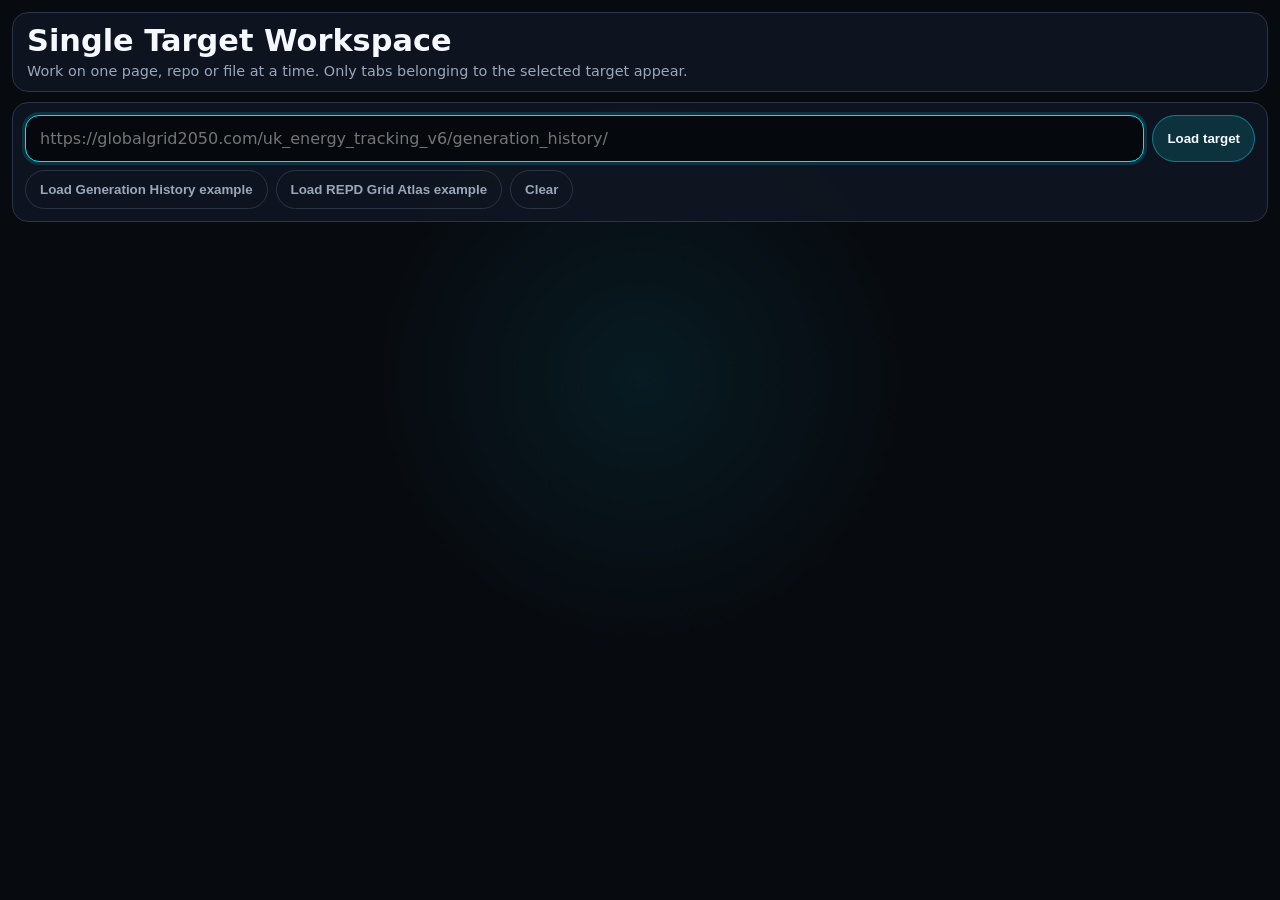
<file: live_sandbox/blank_canvas/index.html>
<!DOCTYPE html>
<html lang="en">
<head>
  <meta charset="utf-8" />
  <meta name="viewport" content="width=device-width, initial-scale=1, viewport-fit=cover" />
  <title>Single Target Workspace | GlobalGrid2050</title>
  <style>
    :root{--bg:#070a0f;--panel:#101722;--panel2:#121d2a;--line:#2b3444;--text:#f6f8ff;--muted:#9aa7ba;--cyan:#00e5ff;--cyan2:#67f8ff;--amber:#ffcc66;--red:#ff6666;--soft:rgba(0,229,255,.14)}
    *{box-sizing:border-box} html,body{margin:0;width:100%;min-height:100%;background:var(--bg);color:var(--text);font-family:Inter,ui-sans-serif,system-ui,-apple-system,BlinkMacSystemFont,"Segoe UI",sans-serif;overflow:hidden}
    main{width:100vw;height:100vh;height:100dvh;display:grid;grid-template-rows:auto auto 1fr;gap:10px;padding:12px;background:radial-gradient(circle at 50% 42%,rgba(0,229,255,.08),transparent 34%),var(--bg)}
    header{border:1px solid var(--line);border-radius:16px;background:rgba(16,23,34,.86);padding:12px 14px} h1{margin:0;font-size:clamp(1.2rem,3vw,1.9rem);line-height:1.05}.hint{margin:6px 0 0;color:var(--muted);font-size:.9rem}.composer{border:1px solid var(--line);border-radius:16px;background:rgba(16,23,34,.86);padding:12px}.row{display:flex;gap:8px}.row input{flex:1;min-width:0;border:1px solid var(--line);border-radius:14px;background:#05080d;color:var(--text);font:inherit;padding:13px 14px;outline:none}.row input:focus{border-color:var(--cyan);box-shadow:0 0 0 3px var(--soft)}button,a.button{border:1px solid rgba(0,229,255,.42);border-radius:999px;background:var(--soft);color:var(--text);font-weight:850;text-decoration:none;padding:11px 14px;cursor:pointer;white-space:nowrap}button:hover,a.button:hover{border-color:var(--cyan2)}button.ghost{background:transparent;color:var(--muted);border-color:var(--line)}
    .workspace{min-height:0;overflow:auto;border:1px solid var(--line);border-radius:18px;background:rgba(7,10,15,.78);padding:14px;display:none}.workspace.show{display:block}.target-card{border:1px solid rgba(0,229,255,.55);border-radius:18px;background:linear-gradient(135deg,rgba(0,229,255,.16),rgba(16,23,34,.94));padding:14px;margin-bottom:12px}.label{margin:0 0 5px;color:var(--cyan2);font-size:.72rem;font-weight:950;letter-spacing:.12em;text-transform:uppercase}.title{margin:0 0 7px;font-size:clamp(1.2rem,3vw,1.9rem);font-weight:950}.url{margin:0;color:var(--muted);font-size:.86rem;overflow:hidden;text-overflow:ellipsis;white-space:nowrap}.tabbar{display:flex;gap:8px;overflow-x:auto;padding-bottom:8px}.tabbar button{font-size:.88rem;color:var(--muted);background:rgba(18,29,42,.92);border-color:var(--line)}.tabbar button.active{color:#fff;border-color:var(--cyan);background:rgba(0,229,255,.16)}.panel{border:1px solid var(--line);border-radius:18px;background:rgba(16,23,34,.86);padding:14px;min-height:260px}.grid{display:grid;grid-template-columns:repeat(auto-fit,minmax(230px,1fr));gap:10px}.box{border:1px solid rgba(0,229,255,.24);border-radius:14px;background:rgba(0,229,255,.06);padding:12px}.box h3{margin:0 0 8px;font-size:.88rem;color:var(--cyan2);text-transform:uppercase;letter-spacing:.08em}.box p{margin:0 0 8px;color:var(--muted);line-height:1.35}.box strong{color:#fff}.actions{display:flex;flex-wrap:wrap;gap:8px;margin-top:10px}.warn{color:var(--amber)}.empty{color:var(--muted)}.size-pill{display:inline-block;border:1px solid rgba(255,204,102,.45);border-radius:999px;color:var(--amber);padding:3px 8px;font-size:.75rem;font-weight:850}.topline{display:flex;justify-content:space-between;gap:12px;align-items:center}.clearline{display:flex;gap:8px;flex-wrap:wrap;margin-top:8px}.small{font-size:.78rem;color:var(--muted)}
    @media(max-width:700px){main{padding:8px}.row{flex-direction:column}button,a.button{width:100%;text-align:center}.topline{display:block}.clearline button{width:auto}.panel{min-height:220px}}
  </style>
</head>
<body>
  <main>
    <header>
      <h1>Single Target Workspace</h1>
      <p class="hint">Work on one page, repo or file at a time. Only tabs belonging to the selected target appear.</p>
    </header>

    <section class="composer">
      <form class="row" id="linkForm">
        <input id="linkInput" type="url" inputmode="url" placeholder="https://globalgrid2050.com/uk_energy_tracking_v6/generation_history/" autocomplete="off" />
        <button type="submit">Load target</button>
      </form>
      <div class="clearline"><button class="ghost" id="sampleGeneration" type="button">Load Generation History example</button><button class="ghost" id="sampleRepd" type="button">Load REPD Grid Atlas example</button><button class="ghost" id="clearLink" type="button">Clear</button></div>
    </section>

    <section class="workspace" id="workspace" aria-label="Selected target workspace">
      <article class="target-card">
        <p class="label">Selected target only</p>
        <div class="topline"><div><p class="title" id="targetTitle"></p><p class="url" id="targetUrl"></p></div><div class="actions"><a class="button" id="openTarget" href="#" target="_blank" rel="noopener">Open target</a></div></div>
      </article>
      <nav class="tabbar" id="tabbar" aria-label="Target-specific tabs"></nav>
      <section class="panel" id="panel"></section>
    </section>
  </main>

  <script>
    const form=document.getElementById('linkForm');
    const input=document.getElementById('linkInput');
    const workspace=document.getElementById('workspace');
    const targetTitle=document.getElementById('targetTitle');
    const targetUrl=document.getElementById('targetUrl');
    const openTarget=document.getElementById('openTarget');
    const tabbar=document.getElementById('tabbar');
    const panel=document.getElementById('panel');
    const key='gg2050-single-target-workspace';

    const KNOWN=[
      {
        id:'generation-history',
        match:'/uk_energy_tracking_v6/generation_history',
        title:'UK Energy Tracking V6 · Generation History',
        kind:'Legacy app page / port target',
        oldPage:'https://globalgrid2050.com/uk_energy_tracking_v6/generation_history/',
        sourceRepo:{label:'globalgrid2050 legacy source archive',url:'https://github.com/Ventusltd/globalgrid2050'},
        newBuild:{label:'gb-electricity-ui new build target',url:'https://github.com/Ventusltd/gb-electricity-ui'},
        data:[
          {label:'data-gb-electricity',url:'https://github.com/Ventusltd/data-gb-electricity',size:'not measured yet',note:'expected primary data dependency for GB electricity charts'},
          {label:'Elexon / historical generation source files',url:'https://bmrs.elexon.co.uk/',size:'not measured yet',note:'upstream source family, exact extracted footprint still needs scanner'}
        ],
        checklist:['Find old page source files','Identify current JSON/CSV data files','Measure data dependency size','Map old chart fields to new UI component','Build new equivalent beside old page','Retire old tab only after visual parity']
      },
      {
        id:'repd-grid-atlas-v8',
        match:'/repd_grid_atlasv8',
        title:'REPD Grid Atlas v8',
        kind:'Priority app page / incomplete port',
        oldPage:'https://globalgrid2050.com/repd_grid_atlasv8/',
        sourceRepo:{label:'globalgrid2050 legacy source archive',url:'https://github.com/Ventusltd/globalgrid2050'},
        newBuild:{label:'new UI repo target to confirm',url:'https://github.com/Ventusltd/data-federation-map-for-globalgrid2050-all-repos'},
        data:[
          {label:'REPD / GIS source data',url:'https://www.gov.uk/government/publications/renewable-energy-planning-database-monthly-extract',size:'not measured yet',note:'old atlas data dependency to be measured and normalised'},
          {label:'map / topology assets',url:'https://globalgrid2050.com/repd_grid_atlasv8/',size:'not measured yet',note:'old page assets need inventory'}
        ],
        checklist:['Open old atlas','Find source page files','Measure GIS/data asset size','Choose new UI home','Port minimum visual equivalent','Add analytics after parity']
      }
    ];

    function escapeHtml(v){return String(v||'').replace(/[&<>"']/g,c=>({'&':'&amp;','<':'&lt;','>':'&gt;','"':'&quot;',"'":'&#39;'}[c]));}
    function detect(url){return KNOWN.find(x=>url.includes(x.match)) || null;}
    function fallback(url){let title=url;try{const u=new URL(url);title=(u.hostname+u.pathname).replace(/\/$/,'');}catch(e){}return {id:'custom',title,kind:'Custom selected target',oldPage:url,sourceRepo:null,newBuild:null,data:[],checklist:['Identify owning repo','Identify data dependencies','Measure dependency size','Choose new build location','Port only this target']};}
    function link(label,url){return url?`<a class="button" href="${escapeHtml(url)}" target="_blank" rel="noopener">${escapeHtml(label)}</a>`:'';}

    function tabsFor(target){
      const tabs=[
        {id:'target',label:'Target',html:targetPanel(target)},
        {id:'old',label:'Old page',html:oldPanel(target)},
        {id:'owner',label:'Belongs to',html:ownerPanel(target)},
        {id:'data',label:'Data deps',html:dataPanel(target)},
        {id:'new',label:'New build',html:newPanel(target)},
        {id:'port',label:'Port checklist',html:portPanel(target)}
      ];
      return tabs.filter(t=>t.html);
    }
    function targetPanel(t){return `<div class="grid"><div class="box"><h3>What this is</h3><p><strong>${escapeHtml(t.title)}</strong></p><p>${escapeHtml(t.kind)}</p></div><div class="box"><h3>Rule</h3><p>Only this selected target and its direct dependencies are shown. Nothing else appears unless it belongs to this target.</p></div></div>`;}
    function oldPanel(t){return `<div class="grid"><div class="box"><h3>Old live page</h3><p>${escapeHtml(t.oldPage)}</p><div class="actions">${link('Open old page',t.oldPage)}</div></div></div>`;}
    function ownerPanel(t){if(!t.sourceRepo)return `<div class="box"><h3>Owning repo</h3><p class="empty">Not assigned yet. This is the next classification step.</p></div>`;return `<div class="grid"><div class="box"><h3>Owning / source repo</h3><p><strong>${escapeHtml(t.sourceRepo.label)}</strong></p><p>This is where the old target appears to belong until scanner evidence says otherwise.</p><div class="actions">${link('Open repo',t.sourceRepo.url)}</div></div></div>`;}
    function dataPanel(t){if(!t.data.length)return `<div class="box"><h3>Data dependencies</h3><p class="empty">No dependencies declared yet. Add them only when this target needs them.</p><span class="size-pill">size unknown</span></div>`;return `<div class="grid">${t.data.map(d=>`<div class="box"><h3>${escapeHtml(d.label)}</h3><p>${escapeHtml(d.note)}</p><p><span class="size-pill">${escapeHtml(d.size)}</span></p><div class="actions">${link('Open dependency',d.url)}</div></div>`).join('')}</div>`;}
    function newPanel(t){if(!t.newBuild)return `<div class="box"><h3>New build</h3><p class="empty">No new build target assigned yet.</p></div>`;return `<div class="grid"><div class="box"><h3>New build location</h3><p><strong>${escapeHtml(t.newBuild.label)}</strong></p><p>Build the replacement beside the old page until it reaches visual and data parity.</p><div class="actions">${link('Open new build target',t.newBuild.url)}</div></div><div class="box"><h3>Porting principle</h3><p>Old page on the left. New build on the right. Only move on when the selected target is understandable and working.</p></div></div>`;}
    function portPanel(t){return `<div class="grid"><div class="box"><h3>Steps for this target only</h3>${t.checklist.map(x=>`<p>□ ${escapeHtml(x)}</p>`).join('')}</div></div>`;}

    function render(url){
      if(!url){workspace.classList.remove('show');return;}
      const target=detect(url)||fallback(url);
      targetTitle.textContent=target.title;
      targetUrl.textContent=url;
      openTarget.href=url;
      workspace.classList.add('show');
      const tabs=tabsFor(target);
      tabbar.innerHTML=tabs.map((t,i)=>`<button type="button" data-tab="${t.id}" class="${i===0?'active':''}">${escapeHtml(t.label)}</button>`).join('');
      function activate(id){const tab=tabs.find(x=>x.id===id)||tabs[0];panel.innerHTML=tab.html;tabbar.querySelectorAll('button').forEach(b=>b.classList.toggle('active',b.dataset.tab===tab.id));}
      tabbar.querySelectorAll('button').forEach(b=>b.onclick=()=>activate(b.dataset.tab));
      activate(tabs[0].id);
    }

    function load(value){const url=value.trim();if(!url)return;localStorage.setItem(key,url);input.value=url;render(url);}
    form.addEventListener('submit',e=>{e.preventDefault();load(input.value);});
    document.getElementById('clearLink').onclick=()=>{localStorage.removeItem(key);input.value='';render('');input.focus();};
    document.getElementById('sampleGeneration').onclick=()=>load('https://globalgrid2050.com/uk_energy_tracking_v6/generation_history/');
    document.getElementById('sampleRepd').onclick=()=>load('https://globalgrid2050.com/repd_grid_atlasv8/');
    const saved=localStorage.getItem(key)||'';input.value=saved;render(saved);input.focus();
  </script>
</body>
</html>
</file>
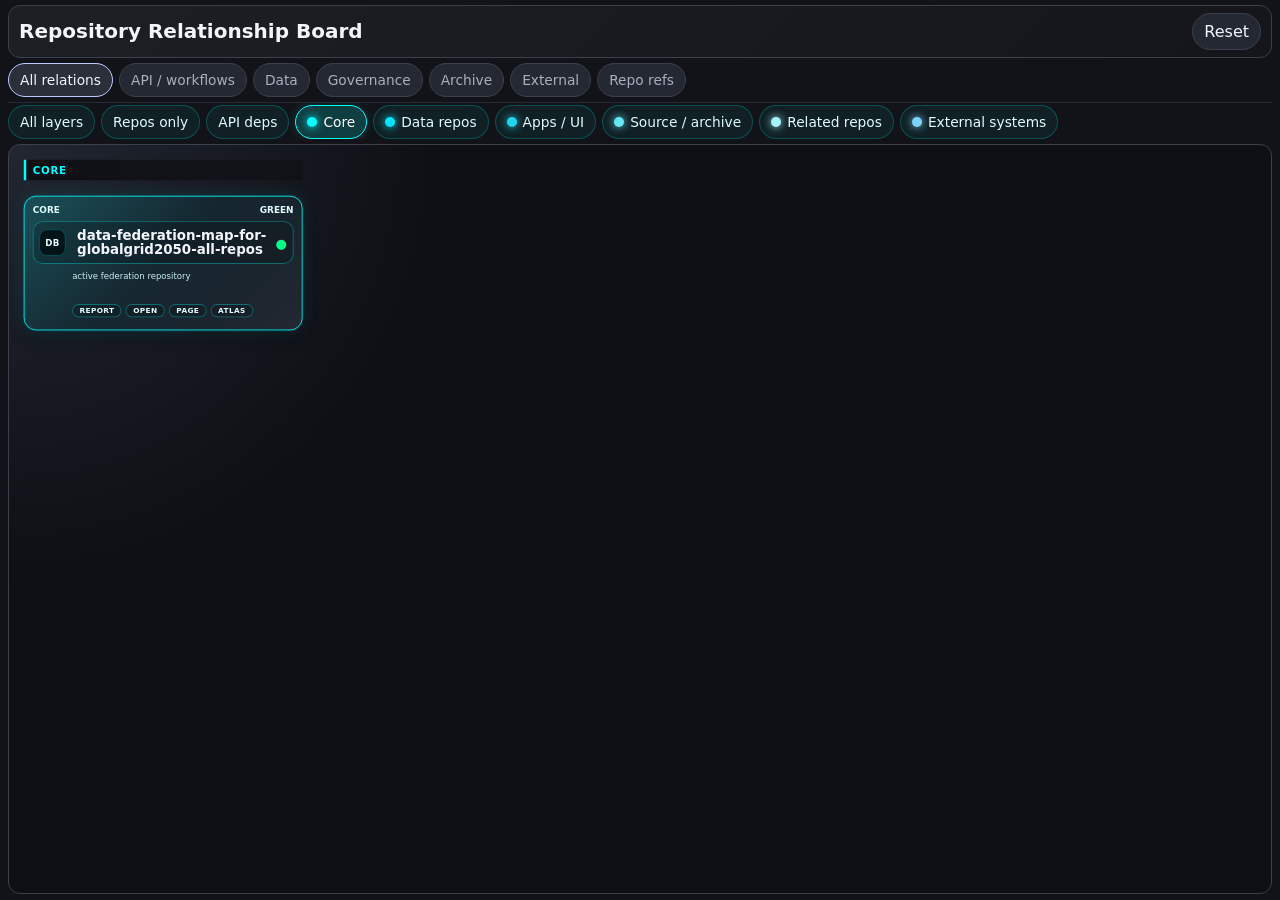
<file: live_sandbox/federation_control_ledger/index.html>
<!DOCTYPE html>
<html lang="en">
<head>
  <meta charset="utf-8" />
  <meta name="viewport" content="width=device-width, initial-scale=1, viewport-fit=cover" />
  <title>Ventus Global Grid 2050 | Repository Relationship Board</title>
  <link rel="stylesheet" href="style.css?v=relation-board-4" />
  <script>window.REPO_BOARD_ROOT = 'data/manifest.json';</script>
  <script src="app.js?v=relation-board-4" defer></script>
  <script src="focus-default.js?v=quiet-1" defer></script>
</head>
<body>
  <main class="app-shell">
    <header class="topbar">
      <div>
        <p class="eyebrow">Ventus Global Grid 2050</p>
        <h1>Repository Relationship Board</h1>
      </div>
      <div class="actions">
        <button id="resetButton" type="button">Reset</button>
        <button id="fullscreenButton" type="button">Fullscreen</button>
      </div>
    </header>

    <nav class="relation-nav" aria-label="Relationship filters">
      <button data-filter="all" type="button">All relations</button>
      <button data-filter="workflow" type="button">API / workflows</button>
      <button data-filter="data" type="button">Data</button>
      <button data-filter="governance" type="button">Governance</button>
      <button data-filter="archive" type="button">Archive</button>
      <button data-filter="external" type="button">External</button>
      <button data-filter="repo" type="button">Repo refs</button>
    </nav>

    <nav id="layerNav" class="layer-nav" aria-label="Repository layer key and switches"></nav>

    <section class="summary" aria-live="polite">
      <div><span class="label">Scope</span><strong id="scopeName">Loading</strong></div>
      <div><span class="label">Repos / relations</span><strong id="relationCount">—</strong></div>
    </section>

    <section class="board-wrap" aria-label="Repository relationship board">
      <div id="board" class="board"></div>
    </section>

    <footer class="note">Relational database design view. One card per repository or source. Lines show declared relationships. Observe-only.</footer>
  </main>
</body>
</html>
</file>
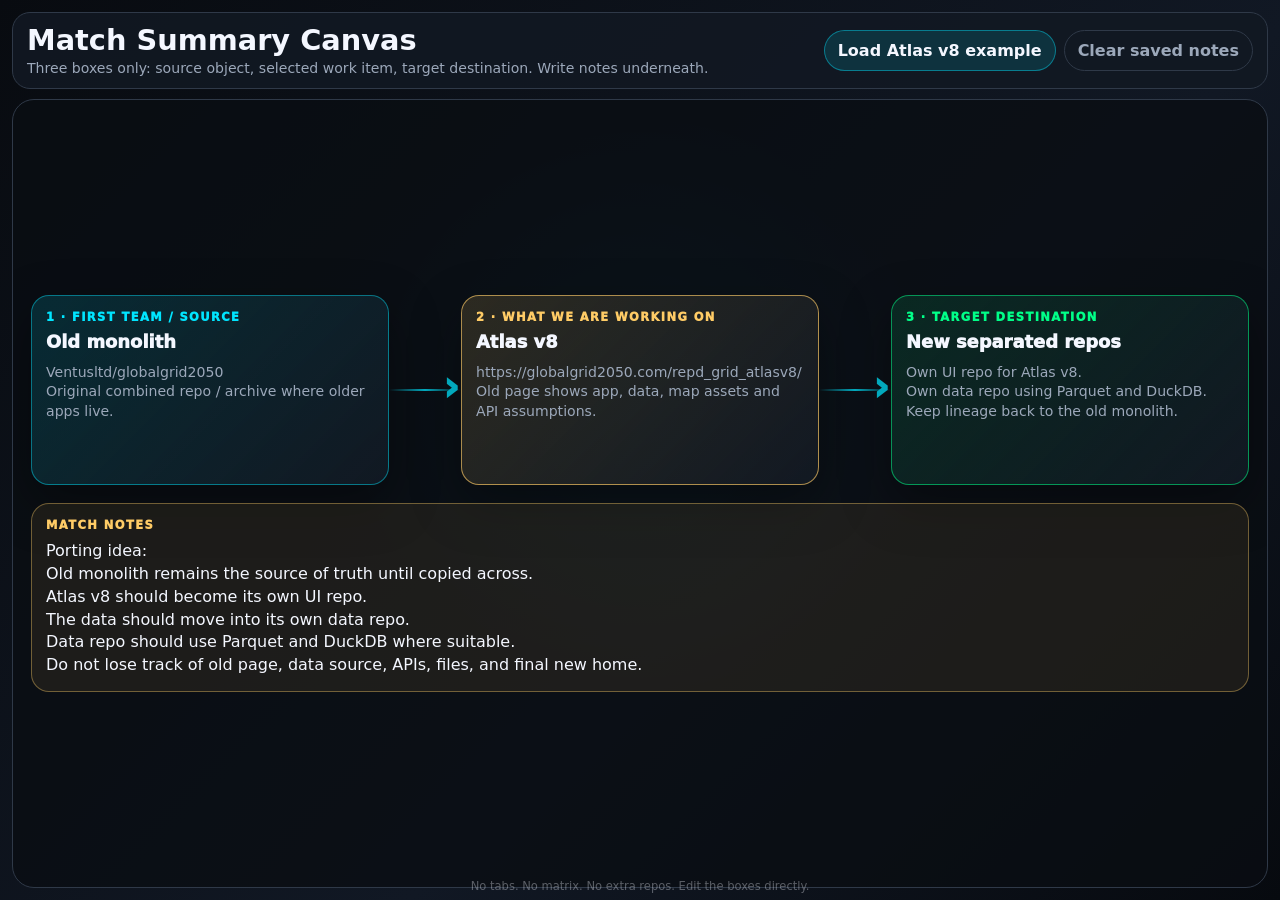
<file: live_sandbox/football_one_card/index.html>
<!DOCTYPE html>
<html lang="en">
<head>
  <meta charset="utf-8" />
  <meta name="viewport" content="width=device-width, initial-scale=1, viewport-fit=cover" />
  <title>Match Summary Canvas | GlobalGrid2050</title>
  <style>
    :root{--bg:#090d12;--panel:#121923;--line:#2f3948;--text:#f4f7ff;--muted:#9ca8ba;--cyan:#00e5ff;--gold:#ffcc66;--green:#00ff88;--red:#ff6666}
    *{box-sizing:border-box}
    html,body{margin:0;width:100%;height:100%;background:var(--bg);color:var(--text);font-family:Inter,ui-sans-serif,system-ui,-apple-system,BlinkMacSystemFont,"Segoe UI",sans-serif;overflow:hidden}
    body{background:radial-gradient(circle at 50% 45%,rgba(0,229,255,.10),transparent 36%),linear-gradient(135deg,#080b10,#111824 60%,#070a0f)}
    main{width:100vw;height:100vh;height:100dvh;display:grid;grid-template-rows:auto 1fr;gap:10px;padding:12px}
    header{border:1px solid var(--line);border-radius:18px;background:rgba(18,25,35,.88);padding:12px 14px;display:flex;gap:12px;align-items:center;justify-content:space-between}
    h1{margin:0;font-size:clamp(1.2rem,3vw,1.8rem);line-height:1.05}.hint{margin:5px 0 0;color:var(--muted);font-size:.88rem}.buttons{display:flex;gap:8px;flex-wrap:wrap}button{border:1px solid rgba(0,229,255,.42);border-radius:999px;background:rgba(0,229,255,.13);color:var(--text);font:inherit;font-weight:850;padding:10px 13px;cursor:pointer}button:hover{border-color:var(--cyan)}.ghost{background:transparent;color:var(--muted);border-color:var(--line)}
    .pitch{min-height:0;overflow:auto;border:1px solid var(--line);border-radius:22px;background:rgba(9,13,18,.78);padding:18px;display:grid;align-content:center;gap:18px}
    .path{display:grid;grid-template-columns:minmax(220px,1fr) 72px minmax(220px,1fr) 72px minmax(220px,1fr);align-items:stretch;gap:0;max-width:1280px;width:100%;margin:0 auto}
    .box{border:1px solid rgba(0,229,255,.44);border-radius:18px;background:linear-gradient(135deg,rgba(0,229,255,.14),rgba(18,25,35,.96));box-shadow:0 18px 50px rgba(0,0,0,.35);padding:14px;min-height:190px}.box.work{border-color:rgba(255,204,102,.64);background:linear-gradient(135deg,rgba(255,204,102,.14),rgba(18,25,35,.96))}.box.target{border-color:rgba(0,255,136,.52);background:linear-gradient(135deg,rgba(0,255,136,.11),rgba(18,25,35,.96))}
    .label{margin:0 0 8px;color:var(--cyan);font-size:.72rem;font-weight:950;letter-spacing:.12em;text-transform:uppercase}.work .label{color:var(--gold)}.target .label{color:var(--green)}
    [contenteditable]{outline:none;border-radius:10px}.name{margin:0 0 10px;font-size:1.12rem;font-weight:950;line-height:1.14}.detail{margin:0;color:var(--muted);font-size:.88rem;line-height:1.38;white-space:pre-wrap}.name:focus,.detail:focus,.notes:focus{box-shadow:0 0 0 3px rgba(0,229,255,.12)}
    .arrow{display:grid;place-items:center;color:var(--cyan);font-size:2rem;font-weight:950;opacity:.72}.arrow span{display:block;width:100%;height:2px;background:linear-gradient(90deg,transparent,var(--cyan),transparent);position:relative}.arrow span:after{content:'›';position:absolute;right:2px;top:50%;transform:translateY(-57%);font-size:2.4rem;color:var(--cyan)}
    .notes-wrap{max-width:1280px;width:100%;margin:0 auto;border:1px solid rgba(255,204,102,.38);border-radius:18px;background:rgba(255,204,102,.08);padding:14px}.notes-label{margin:0 0 8px;color:var(--gold);font-size:.72rem;font-weight:950;letter-spacing:.12em;text-transform:uppercase}.notes{min-height:110px;color:var(--text);line-height:1.42;white-space:pre-wrap}.footer{position:fixed;left:12px;right:12px;bottom:7px;text-align:center;color:rgba(244,247,255,.34);font-size:.72rem;pointer-events:none}
    @media(max-width:980px){main{overflow:auto;height:auto;min-height:100dvh}.path{grid-template-columns:1fr;gap:10px}.arrow{height:36px}.arrow span{width:2px;height:100%;background:linear-gradient(180deg,transparent,var(--cyan),transparent)}.arrow span:after{content:'⌄';right:auto;left:50%;top:auto;bottom:-20px;transform:translateX(-50%);font-size:2rem}html,body{overflow:auto}header{display:block}.buttons{margin-top:10px}.footer{position:static;margin:0 0 10px}}
  </style>
</head>
<body>
  <main>
    <header>
      <div><h1>Match Summary Canvas</h1><p class="hint">Three boxes only: source object, selected work item, target destination. Write notes underneath.</p></div>
      <div class="buttons"><button id="atlasButton" type="button">Load Atlas v8 example</button><button class="ghost" id="clearButton" type="button">Clear saved notes</button></div>
    </header>

    <section class="pitch" aria-label="Match summary path">
      <div class="path">
        <article class="box source">
          <p class="label">1 · First team / source</p>
          <p class="name" id="sourceName" contenteditable="true">Old monolith</p>
          <p class="detail" id="sourceDetail" contenteditable="true">Ventusltd/globalgrid2050
Original combined repo / archive where older apps live.</p>
        </article>
        <div class="arrow" aria-hidden="true"><span></span></div>
        <article class="box work">
          <p class="label">2 · What we are working on</p>
          <p class="name" id="workName" contenteditable="true">Atlas v8</p>
          <p class="detail" id="workDetail" contenteditable="true">https://globalgrid2050.com/repd_grid_atlasv8/
Old page shows app, data, map assets and API assumptions.</p>
        </article>
        <div class="arrow" aria-hidden="true"><span></span></div>
        <article class="box target">
          <p class="label">3 · Target destination</p>
          <p class="name" id="targetName" contenteditable="true">New separated repos</p>
          <p class="detail" id="targetDetail" contenteditable="true">Own UI repo for Atlas v8.
Own data repo using Parquet and DuckDB.
Keep lineage back to the old monolith.</p>
        </article>
      </div>
      <section class="notes-wrap">
        <p class="notes-label">Match notes</p>
        <div class="notes" id="notes" contenteditable="true">Porting idea:
Old monolith remains the source of truth until copied across.
Atlas v8 should become its own UI repo.
The data should move into its own data repo.
Data repo should use Parquet and DuckDB where suitable.
Do not lose track of old page, data source, APIs, files, and final new home.</div>
      </section>
    </section>
  </main>
  <div class="footer">No tabs. No matrix. No extra repos. Edit the boxes directly.</div>
  <script>
    const ids=['sourceName','sourceDetail','workName','workDetail','targetName','targetDetail','notes'];
    const key='gg2050-match-summary-canvas-v1';
    const atlas={sourceName:'Old monolith',sourceDetail:'Ventusltd/globalgrid2050\nOriginal combined repo / archive where older apps live.',workName:'Atlas v8',workDetail:'https://globalgrid2050.com/repd_grid_atlasv8/\nOld page shows app, data, map assets and API assumptions.',targetName:'New separated repos',targetDetail:'Own UI repo for Atlas v8.\nOwn data repo using Parquet and DuckDB.\nKeep lineage back to the old monolith.',notes:'Porting idea:\nOld monolith remains the source of truth until copied across.\nAtlas v8 should become its own UI repo.\nThe data should move into its own data repo.\nData repo should use Parquet and DuckDB where suitable.\nDo not lose track of old page, data source, APIs, files, and final new home.'};
    function save(){const data={};ids.forEach(id=>data[id]=document.getElementById(id).innerText);localStorage.setItem(key,JSON.stringify(data));}
    function load(data){ids.forEach(id=>{if(data[id]!==undefined)document.getElementById(id).innerText=data[id];});save();}
    ids.forEach(id=>document.getElementById(id).addEventListener('input',save));
    document.getElementById('atlasButton').onclick=()=>load(atlas);
    document.getElementById('clearButton').onclick=()=>{localStorage.removeItem(key);load({sourceName:'Source object',sourceDetail:'Repo / file / old page / object starts here.',workName:'Selected work item',workDetail:'The thing we are working on goes here.',targetName:'Target destination',targetDetail:'New repo / new page / new data home goes here.',notes:'Write match notes here.'});};
    try{const saved=JSON.parse(localStorage.getItem(key)||'null'); if(saved) load(saved); else load(atlas);}catch(e){load(atlas);}
  </script>
</body>
</html>
</file>
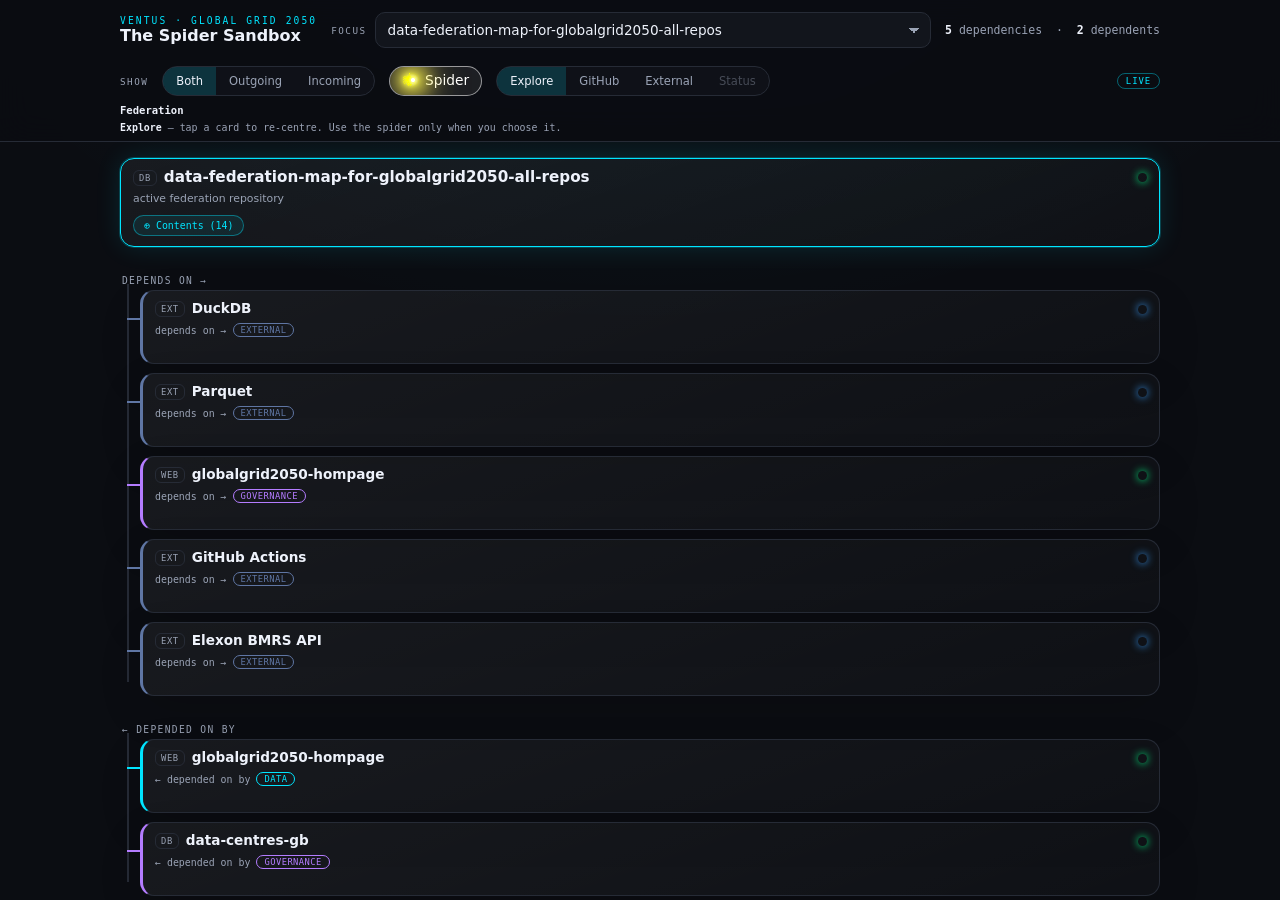
<file: dashboard/federation_radial.html>
<!DOCTYPE html>
<html lang="en">
<head>
<meta charset="utf-8" />
<meta name="viewport" content="width=device-width, initial-scale=1, viewport-fit=cover" />
<title>Ventus Global Grid 2050 · The Spider Sandbox</title>
<style>
  :root{
    --bg:#0b0d12;--panel:#12151c;--panel2:#151923;--line:#262b36;--text:#eef2fb;--muted:#9aa3b5;--cyan:#00e5ff;
    --e-data:#00e5ff;--e-governance:#b47cff;--e-archive:#7da0c8;--e-external:#5f76a4;--e-repo:#b8ccff;--e-workflow:#00ffff;
    --safe-x:clamp(12px,2.3vw,28px);--shell:1040px;--card:220px;--gap:14px;
  }
  *{box-sizing:border-box}
  html,body{margin:0;min-height:100%}
  body{background:radial-gradient(1200px 700px at 50% -10%,rgba(0,229,255,.06),transparent 60%),var(--bg);color:var(--text);font-family:Inter,ui-sans-serif,system-ui,-apple-system,"Segoe UI",sans-serif;height:100dvh;overflow:hidden;display:flex;flex-direction:column}
  button,select{font:inherit}
  .top{border-bottom:1px solid var(--line);background:rgba(11,13,18,.92);backdrop-filter:blur(16px)}
  .bar,.controls,.crumbs,.hint{width:min(var(--shell),calc(100vw - var(--safe-x)*2));margin:0 auto}
  .bar{display:flex;align-items:center;gap:10px 14px;flex-wrap:wrap;padding:max(env(safe-area-inset-top),12px) 0 10px}
  .brand{display:flex;flex-direction:column;line-height:1.05;min-width:190px}
  .brand .ey{font-family:ui-monospace,SFMono-Regular,Menlo,monospace;font-size:.6rem;letter-spacing:.22em;text-transform:uppercase;color:var(--cyan)}
  .brand h1{margin:2px 0 0;font-size:1rem;font-weight:650}
  .pick{display:flex;align-items:center;gap:8px;flex:1 1 280px;min-width:0}
  .pick label,.grouplabel{font-family:ui-monospace,monospace;font-size:.58rem;letter-spacing:.16em;text-transform:uppercase;color:var(--muted);flex:none}
  select{flex:1 1 auto;min-width:0;background:var(--panel);color:var(--text);border:1px solid var(--line);border-radius:10px;padding:9px 32px 9px 12px;font-size:.85rem;cursor:pointer;appearance:none;background-image:linear-gradient(45deg,transparent 50%,var(--muted) 50%),linear-gradient(135deg,var(--muted) 50%,transparent 50%);background-position:calc(100% - 16px) center,calc(100% - 11px) center;background-size:5px 5px,5px 5px;background-repeat:no-repeat}
  select:focus-visible,button:focus-visible{outline:none;border-color:var(--cyan);box-shadow:0 0 0 2px rgba(0,229,255,.18)}
  .count{font-family:ui-monospace,monospace;font-size:.72rem;color:var(--muted);margin-left:auto;white-space:nowrap}
  .count b{color:var(--text);font-weight:600}
  .controls{display:flex;align-items:center;gap:8px 14px;flex-wrap:wrap;padding:8px 0 4px}
  .seg{display:inline-flex;border:1px solid var(--line);border-radius:999px;overflow:hidden;flex:none;background:rgba(18,21,28,.7)}
  .seg button{border:0;background:transparent;color:var(--muted);font-size:.72rem;padding:7px 13px;cursor:pointer;white-space:nowrap}
  .seg button[aria-pressed="true"]{background:rgba(0,229,255,.16);color:var(--text)}
  .seg button.gh[aria-pressed="true"]{background:rgba(184,204,255,.18)}
  .seg button.ext[aria-pressed="true"]{background:rgba(95,118,164,.28)}
  .seg button:disabled{opacity:.4;cursor:not-allowed}
  .viewbtn{border:1px solid rgba(255,255,255,.55);background:rgba(255,255,255,.08);color:#fff;border-radius:999px;padding:6px 12px;cursor:pointer;font-size:.86rem;line-height:1;display:inline-flex;align-items:center;gap:7px}
  .viewbtn[aria-pressed="true"]{border-color:var(--cyan);background:rgba(0,229,255,.16);box-shadow:0 0 22px rgba(0,229,255,.12)}
  .srctag{margin-left:auto;font-family:ui-monospace,monospace;font-size:.56rem;letter-spacing:.1em;text-transform:uppercase;color:var(--muted);border:1px solid var(--line);border-radius:999px;padding:2px 8px}
  .srctag.live{color:var(--cyan);border-color:rgba(0,229,255,.4)}
  .crumbs{display:flex;align-items:center;gap:6px;padding:2px 0 0;font-family:ui-monospace,monospace;font-size:.66rem;color:var(--muted);min-height:18px}
  .crumbs a{color:var(--cyan);cursor:pointer;text-decoration:none}
  .crumbs .sep{opacity:.5}
  .hint{padding:4px 0 8px;font-family:ui-monospace,monospace;font-size:.62rem;color:var(--muted)}
  .hint b{color:var(--text);font-weight:600}
  .stage{flex:1;min-height:0;position:relative;overflow:hidden}
  .overlay{position:absolute;inset:0}
  .overlay.column{overflow-y:auto;overflow-x:hidden;padding:16px var(--safe-x) max(env(safe-area-inset-bottom),22px)}
  .shell{width:min(var(--shell),100%);margin:0 auto;display:flex;flex-direction:column;gap:12px}
  .card{border:1px solid var(--line);border-radius:14px;background:linear-gradient(160deg,rgba(255,255,255,.055),rgba(255,255,255,.014));padding:10px 12px;display:flex;flex-direction:column;gap:6px;min-height:74px;box-shadow:0 16px 44px rgba(0,0,0,.12)}
  .card .row{display:flex;align-items:center;gap:7px}
  .badge{font-family:ui-monospace,monospace;font-size:.55rem;letter-spacing:.07em;border:1px solid var(--line);border-radius:6px;padding:2px 5px;color:var(--muted);flex:none}
  .name{font-size:.85rem;font-weight:650;line-height:1.15;overflow-wrap:anywhere}
  .dot{width:9px;height:9px;border-radius:50%;flex:none;margin-left:auto;box-shadow:0 0 8px currentColor}
  .reason{font-size:.68rem;color:var(--muted);line-height:1.25}
  .relrow{display:flex;align-items:center;gap:6px;flex-wrap:wrap}
  .reltag{font-family:ui-monospace,monospace;font-size:.55rem;letter-spacing:.05em;text-transform:uppercase;padding:1px 7px;border-radius:999px;border:1px solid currentColor}
  .arrow{font-family:ui-monospace,monospace;font-size:.62rem;color:var(--muted)}
  .go{font-family:ui-monospace,monospace;font-size:.6rem;color:var(--cyan);margin-left:auto}
  .is-center{border-color:var(--cyan);box-shadow:0 0 0 1px rgba(0,229,255,.22),0 0 26px rgba(0,229,255,.12)}
  .is-center .name{font-size:.95rem}
  .contents{align-self:flex-start;margin-top:3px;font-family:ui-monospace,monospace;font-size:.62rem;color:var(--cyan);border:1px solid rgba(0,229,255,.4);border-radius:999px;padding:4px 10px;background:rgba(0,229,255,.08);cursor:pointer}
  .inert{opacity:.34}
  .sect{font-family:ui-monospace,monospace;font-size:.6rem;letter-spacing:.14em;text-transform:uppercase;color:var(--muted);margin:16px 2px 4px}
  .branch{position:relative;padding-left:20px;display:flex;flex-direction:column;gap:9px}
  .branch::before{content:"";position:absolute;left:7px;top:-6px;bottom:14px;width:2px;background:var(--line)}
  .twig{position:relative;cursor:pointer}
  .twig::before{content:"";position:absolute;left:-13px;top:28px;width:13px;height:2px;background:var(--twig,var(--line))}
  .twig .card{border-left:3px solid var(--twig,var(--line))}
  .empty{color:var(--muted);font-size:.78rem;padding:6px 2px}
  .overlay.spider{overflow:auto;cursor:grab;background:radial-gradient(circle at center,rgba(0,229,255,.045),transparent 45%)}
  .overlay.spider.dragging{cursor:grabbing;user-select:none}
  .spiderCanvas{position:relative;min-width:100%;min-height:100%}
  .spiderGrid{position:absolute;inset:0;background-image:linear-gradient(rgba(255,255,255,.03) 1px, transparent 1px),linear-gradient(90deg,rgba(255,255,255,.03) 1px, transparent 1px);background-size:80px 80px;mask-image:radial-gradient(circle at center,black,transparent 78%);pointer-events:none}
  .wires{position:absolute;inset:0;width:100%;height:100%;pointer-events:none;overflow:visible}
  .spoke{stroke-width:1.8;fill:none;opacity:.88}
  .place{position:absolute;transform:translate(-50%,-50%);width:var(--card);cursor:pointer}
  .place.center{width:250px;cursor:default}
  .legend{position:sticky;left:14px;bottom:10px;display:flex;flex-wrap:wrap;gap:5px 12px;width:max-content;max-width:70%;pointer-events:none;padding:4px 0 10px 14px}
  .legend span{display:flex;align-items:center;gap:6px;font-family:ui-monospace,monospace;font-size:.58rem;letter-spacing:.05em;text-transform:uppercase;color:var(--muted)}
  .legend i{width:15px;height:0;border-top:2px solid;display:inline-block}
  .maphint{position:sticky;top:12px;left:14px;width:max-content;max-width:min(560px,calc(100vw - 32px));font-family:ui-monospace,monospace;font-size:.62rem;color:var(--muted);background:rgba(18,21,28,.8);border:1px solid var(--line);border-radius:999px;padding:5px 10px;backdrop-filter:blur(10px);z-index:5}
  @media (max-width:680px){:root{--safe-x:14px}.brand{min-width:100%}.bar{gap:8px}.count{width:100%;margin-left:0}.controls{gap:7px 10px}.seg button{padding:7px 10px;font-size:.68rem}.viewbtn{padding:6px 10px}.srctag{margin-left:0}.shell{gap:10px}.card{border-radius:12px}.name{font-size:.82rem}}
</style>
<link rel="stylesheet" href="federation_radial.css" />
</head>
<body>
  <div class="top">
    <div class="bar">
      <div class="brand"><span class="ey">Ventus · Global Grid 2050</span><h1>The Spider Sandbox</h1></div>
      <div class="pick"><label for="focus">Focus</label><select id="focus"></select></div>
      <div class="count" id="count"></div>
    </div>
    <div class="controls">
      <span class="grouplabel">Show</span>
      <div class="seg" id="relSeg" role="group" aria-label="Relationship direction">
        <button data-mode="both" aria-pressed="true">Both</button>
        <button data-mode="out" aria-pressed="false">Outgoing</button>
        <button data-mode="in" aria-pressed="false">Incoming</button>
      </div>
      <button class="viewbtn" id="spiderToggle" aria-pressed="false" title="Toggle optional spider view"><span class="spider-glyph" aria-hidden="true">🕷</span><span id="viewLabel">Spider</span></button>
      <span class="grouplabel">Tap does</span>
      <div class="seg" id="actSeg" role="group" aria-label="Tap action">
        <button data-act="explore" aria-pressed="true">Explore</button>
        <button class="gh" data-act="github" aria-pressed="false">GitHub</button>
        <button class="ext" data-act="external" aria-pressed="false">External</button>
        <button data-act="status" aria-pressed="false" disabled title="Enables when the page reads live scanner data">Status</button>
      </div>
      <span class="srctag" id="srcTag" title="Data source for this view">snapshot</span>
    </div>
    <div class="crumbs" id="crumbs"></div>
    <div class="hint" id="hint"></div>
  </div>
  <div class="stage" id="stage"><div class="overlay column" id="overlay"></div></div>
<script>
const GH_BASE="https://github.com/Ventusltd/data-federation-map-for-globalgrid2050-all-repos";
const LIVE_PAGE="https://ventusltd.github.io/data-federation-map-for-globalgrid2050-all-repos/live_sandbox/federation_control_ledger/";
const EXT_HOME={"DuckDB":"https://duckdb.org","Parquet":"https://parquet.apache.org","GitHub Actions":"https://github.com/features/actions","Elexon BMRS API":"https://bmrs.elexon.co.uk","GitHub Pages":"https://pages.github.com"};
const PAGE_HOME={"globalgrid2050":"https://globalgrid2050.com/","globalgrid2050-hompage":"https://globalgrid2050.com/","data-federation-map-for-globalgrid2050-all-repos":LIVE_PAGE};
const ROOT_NODES=[
  {label:"data-federation-map-for-globalgrid2050-all-repos",type:"data",rag:"green",reason:"active federation repository",child:"data-federation"},
  {label:"data-gb-electricity",type:"data",rag:"red",reason:"contract finding surfaced"},
  {label:"data-interconnectors",type:"data",rag:"red",reason:"contract finding surfaced"},
  {label:"gb-electricity-ui",type:"ui",rag:"red",reason:"depends on verified data repos"},
  {label:"globalgrid2050",type:"source_archive",rag:"blue",reason:"source archive"},
  {label:"globalgrid2050-hompage",type:"homepage",rag:"green",reason:"homepage dependency surfaced"},
  {label:"pandapower",type:"unknown",rag:"grey",reason:"not fully classified"},
  {label:"Podcast-transcripts",type:"unknown",rag:"amber",reason:"workflow finding"},
  {label:"pv-arc-protection-circuit",type:"unknown",rag:"amber",reason:"workflow finding"},
  {label:"Solar-PV-Hybrid-and-off-grid",type:"unknown",rag:"amber",reason:"workflow finding"},
  {label:"solar-repowering-whitepaper",type:"unknown",rag:"amber",reason:"workflow finding"},
  {label:"youengineer-code-review",type:"ui",rag:"amber",reason:"reference UI pattern source"},
  {label:"DuckDB",type:"external",rag:"blue",reason:"proof query engine"},
  {label:"Parquet",type:"external",rag:"blue",reason:"columnar proof store"},
  {label:"Elexon BMRS API",type:"external",rag:"blue",reason:"external electricity source"},
  {label:"GitHub Actions",type:"external",rag:"blue",reason:"static build runner"},
];
const ROOT_EDGES=[
  [0,12,"external"],[0,13,"external"],[0,5,"governance"],[0,15,"external"],[0,14,"external"],
  [1,4,"archive"],[1,5,"governance"],[1,14,"external"],[1,15,"external"],[1,12,"external"],[1,13,"external"],
  [2,4,"archive"],[2,5,"governance"],[2,14,"external"],[2,13,"external"],[2,1,"repo"],[2,3,"repo"],[2,15,"external"],[2,12,"external"],
  [3,1,"data"],[3,2,"data"],[3,5,"governance"],[3,15,"external"],
  [4,14,"external"],[4,15,"external"],
  [5,14,"external"],[5,0,"data"],[5,1,"data"],[5,2,"data"],[5,3,"repo"],[5,4,"archive"],[5,12,"external"],[5,13,"external"],[5,15,"external"],
  [6,15,"external"],
];
function applyRootLinks(nodes){nodes.forEach(n=>{n.gh=n.type==="external"?null:`https://github.com/Ventusltd/${n.label}`;n.ext=EXT_HOME[n.label]||PAGE_HOME[n.label]||null;});return nodes;}
applyRootLinks(ROOT_NODES);
const CHILD_NODES=[
  {label:"data-federation repo",type:"data",rag:"green",reason:"root of this child scope",gh:GH_BASE+"/tree/main"},
  {label:"live dashboard page",type:"ui",rag:"green",reason:"GitHub Pages browser UI in this repo",gh:GH_BASE+"/tree/main/live_sandbox/federation_control_ledger",ext:LIVE_PAGE},
  {label:"index.html",type:"ui",rag:"green",reason:"page shell for the board",gh:GH_BASE+"/blob/main/live_sandbox/federation_control_ledger/index.html"},
  {label:"app.js",type:"ui",rag:"green",reason:"board renderer and interaction logic",gh:GH_BASE+"/blob/main/live_sandbox/federation_control_ledger/app.js"},
  {label:"style.css",type:"ui",rag:"green",reason:"board visual system",gh:GH_BASE+"/blob/main/live_sandbox/federation_control_ledger/style.css"},
  {label:"data cartridge folder",type:"data",rag:"green",reason:"manifest, nodes, edges, layers, sectors",gh:GH_BASE+"/tree/main/live_sandbox/federation_control_ledger/data"},
  {label:"data/manifest.json",type:"data",rag:"amber",reason:"root cartridge manifest; key still flagged",gh:GH_BASE+"/blob/main/live_sandbox/federation_control_ledger/data/manifest.json"},
  {label:"data/nodes.json",type:"data",rag:"green",reason:"repo and source nodes for the board",gh:GH_BASE+"/blob/main/live_sandbox/federation_control_ledger/data/nodes.json"},
  {label:"data/edges.json",type:"data",rag:"green",reason:"relationship lines for the board",gh:GH_BASE+"/blob/main/live_sandbox/federation_control_ledger/data/edges.json"},
  {label:"reports folder",type:"unknown",rag:"green",reason:"scan reports and evidence",gh:GH_BASE+"/tree/main/reports"},
  {label:"FEDERATION_MAP_LATEST.md",type:"unknown",rag:"green",reason:"latest human-readable scan report",gh:GH_BASE+"/blob/main/reports/FEDERATION_MAP_LATEST.md"},
  {label:"every-drop-is-the-ocean",type:"unknown",rag:"green",reason:"canonical doctrine and addenda",gh:GH_BASE+"/tree/main/every-drop-is-the-ocean"},
  {label:"GitHub Pages",type:"external",rag:"blue",reason:"static public hosting",ext:LIVE_PAGE},
  {label:"GitHub Actions",type:"external",rag:"blue",reason:"future scanner and validation runner",ext:EXT_HOME["GitHub Actions"],gh:GH_BASE+"/actions"},
];
const CHILD_EDGES=[[0,1,"repo"],[1,2,"repo"],[1,3,"repo"],[1,4,"repo"],[1,5,"data"],[3,5,"data"],[5,6,"data"],[5,7,"data"],[5,8,"data"],[0,9,"governance"],[9,10,"governance"],[0,11,"governance"],[1,12,"external"],[0,13,"external"],[3,13,"external"]];
const SCOPES={"root":{label:"Federation",nodes:ROOT_NODES,edges:ROOT_EDGES},"data-federation":{label:"data-federation internals",nodes:CHILD_NODES,edges:CHILD_EDGES}};
const RAG={green:"#00ff88",amber:"#ffcc00",red:"#ff5555",blue:"#3aa0ff",grey:"#9298a6"};
const ECSS={data:"#00e5ff",governance:"#b47cff",archive:"#7da0c8",external:"#5f76a4",repo:"#b8ccff",workflow:"#00ffff"};
const BADGE={data:"DB",ui:"UI",homepage:"WEB",source_archive:"SRC",unknown:"REPO",external:"EXT"};
const REL={data:"data",governance:"governance",archive:"archive",external:"external",repo:"repo ref",workflow:"workflow"};
const SVGNS="http://www.w3.org/2000/svg";
let mode="both", action="explore", view="column", current=0, scopeKey="root", stack=[];
const sel=document.getElementById("focus"), overlay=document.getElementById("overlay"), elCount=document.getElementById("count"), elCrumbs=document.getElementById("crumbs"), elHint=document.getElementById("hint"), spiderToggle=document.getElementById("spiderToggle"), viewLabel=document.getElementById("viewLabel");
function S(){return SCOPES[scopeKey];}
function rebuildSelect(){sel.innerHTML="";S().nodes.forEach((n,i)=>{const o=document.createElement("option");o.value=i;o.textContent=n.label;sel.appendChild(o);});sel.value=current;}
sel.addEventListener("change",()=>{current=+sel.value;draw();});
document.querySelectorAll("#relSeg button").forEach(b=>b.addEventListener("click",()=>{mode=b.dataset.mode;document.querySelectorAll("#relSeg button").forEach(x=>x.setAttribute("aria-pressed",String(x===b)));draw();}));
document.querySelectorAll("#actSeg button").forEach(b=>b.addEventListener("click",()=>{if(b.disabled)return;action=b.dataset.act;document.querySelectorAll("#actSeg button").forEach(x=>x.setAttribute("aria-pressed",String(x===b)));draw();}));
spiderToggle.addEventListener("click",()=>{view=view==="spider"?"column":"spider";spiderToggle.setAttribute("aria-pressed",String(view==="spider"));viewLabel.textContent=view==="spider"?"Column":"Spider";draw();});
let rt;new ResizeObserver(()=>{clearTimeout(rt);rt=setTimeout(draw,80);}).observe(document.getElementById("stage"));
function actionable(n){return action==="explore" ? true : action==="github" ? !!n.gh : action==="external" ? !!n.ext : false;}
function openUrl(u){if(u)window.open(u,"_blank","noopener");}
function handleTap(i){const n=S().nodes[i];if(action==="explore"){current=i;sel.value=i;draw();}else if(action==="github"){openUrl(n.gh);}else if(action==="external"){openUrl(n.ext);}}
function drillInto(childKey){stack.push({key:scopeKey,current});scopeKey=childKey;current=0;mode="both";document.querySelectorAll("#relSeg button").forEach(x=>x.setAttribute("aria-pressed",String(x.dataset.mode==="both")));rebuildSelect();draw();}
function popTo(idx){const target=stack[idx];stack=stack.slice(0,idx);scopeKey=target.key;current=target.current;rebuildSelect();draw();}
function neighbours(idx){const out=[],inc=[];S().edges.forEach(([f,t,ty])=>{if(f===idx)out.push({other:t,type:ty});if(t===idx)inc.push({other:f,type:ty});});return {out,inc};}
function cardInner(node,opts={}){const center=opts.center, rel=opts.rel, dim=opts.dim;let relHTML="";if(rel){const c=ECSS[rel.type]||ECSS.repo;relHTML=`<div class="relrow"><span class="arrow">${rel.dir==="out"?"depends on →":"← depended on by"}</span><span class="reltag" style="color:${c}">${REL[rel.type]||rel.type}</span>${opts.go?`<span class="go">${opts.go}</span>`:""}</div>`;}let contents="";if(center&&node.child&&SCOPES[node.child]){contents=`<button class="contents" data-child="${node.child}">⊕ Contents (${SCOPES[node.child].nodes.length})</button>`;}return `<div class="card${center?" is-center":""}${dim?" inert":""}"><div class="row"><span class="badge">${BADGE[node.type]||"REPO"}</span><span class="name">${node.label}</span><span class="dot" style="color:${RAG[node.rag]||RAG.grey}"></span></div>${center?`<div class="reason">${node.reason||""}</div>`:""}${relHTML}${!rel&&opts.go?`<span class="go">${opts.go}</span>`:""}${contents}</div>`;}
function goLabel(n){return action==="github"&&n.gh?"open ↗":action==="external"&&n.ext?"open ↗":"";}
function setHint(){const base={explore:"<b>Explore</b> — tap a card to re-centre. Use the spider only when you choose it.",github:"<b>GitHub</b> — tap a repo to open it. Cards with no repo are dimmed.",external:"<b>External</b> — tap an external system to open it. Others are dimmed."};elHint.innerHTML=(base[action]||"")+(view==="spider"?" &nbsp; <b>Spider view</b> — scroll or drag the large canvas.":"");}
function setCrumbs(){elCrumbs.innerHTML="";const trail=[...stack.map((s,i)=>({label:SCOPES[s.key].label,idx:i})),{label:S().label,idx:-1}];trail.forEach((c,k)=>{if(k)elCrumbs.insertAdjacentHTML("beforeend",`<span class="sep">›</span>`);if(c.idx===-1){const s=document.createElement("strong");s.textContent=c.label;s.style.color="var(--text)";elCrumbs.appendChild(s);}else{const a=document.createElement("a");a.textContent=c.label;a.addEventListener("click",()=>popTo(c.idx));elCrumbs.appendChild(a);}});}
function draw(){const nodes=S().nodes,focus=nodes[current];let {out,inc}=neighbours(current);let lo=mode==="in"?[]:out,li=mode==="out"?[]:inc;elCount.innerHTML=`<b>${out.length}</b> dependencies &nbsp;·&nbsp; <b>${inc.length}</b> dependents`;setHint();setCrumbs();overlay.innerHTML="";overlay.className="overlay "+view;if(view==="spider")drawSpider(focus,lo,li);else drawColumn(focus,lo,li);overlay.querySelectorAll(".contents").forEach(b=>b.addEventListener("click",e=>{e.stopPropagation();drillInto(b.dataset.child);}));}
function drawColumn(focus,out,inc){const nodes=S().nodes;const shell=document.createElement("div");shell.className="shell";shell.innerHTML=`<div class="focuswrap">${cardInner(focus,{center:true,dim:!actionable(focus),go:goLabel(focus)})}</div>`;const section=(title,items,dir)=>{const s=document.createElement("div");s.innerHTML=`<div class="sect">${title}</div>`;if(!items.length){const e=document.createElement("div");e.className="empty";e.textContent="None";s.appendChild(e);return s;}const br=document.createElement("div");br.className="branch";items.forEach(it=>{const node=nodes[it.other],dim=!actionable(node);const t=document.createElement("div");t.className="twig";t.style.setProperty("--twig",ECSS[it.type]||ECSS.repo);t.innerHTML=cardInner(node,{rel:{type:it.type,dir},dim,go:goLabel(node)});t.addEventListener("click",()=>handleTap(it.other));br.appendChild(t);});s.appendChild(br);return s;};if(mode!=="in")shell.appendChild(section("Depends on →",out,"out"));if(mode!=="out")shell.appendChild(section("← Depended on by",inc,"in"));overlay.appendChild(shell);shell.querySelector(".focuswrap .card").addEventListener("click",()=>handleTap(current));}
function marker(defs,type){const m=document.createElementNS(SVGNS,"marker");m.id="arr-"+type;m.setAttribute("viewBox","0 0 10 10");m.setAttribute("refX","9");m.setAttribute("refY","5");m.setAttribute("markerWidth","8");m.setAttribute("markerHeight","8");m.setAttribute("orient","auto");const p=document.createElementNS(SVGNS,"path");p.setAttribute("d","M0,0 L10,5 L0,10 z");p.setAttribute("fill",ECSS[type]||ECSS.repo);m.appendChild(p);defs.appendChild(m);}
function distribute(items,side,cx,cy,gap,xGap){const n=items.length;if(!n)return[];return items.map((it,k)=>{const y=cy+(k-(n-1)/2)*gap;const stagger=(n>5&&k%2?90:0);const x=cx+side*(xGap+stagger);return{...it,dir:side>0?"out":"in",x,y};});}
function drawSpider(focus,out,inc){const stage=document.getElementById("stage");const sw=stage.clientWidth,sh=stage.clientHeight;const maxSide=Math.max(out.length,inc.length,1);const gap=176;const xGap=Math.max(420,260+maxSide*38);const cw=Math.max(sw,Math.ceil(680+xGap*2+maxSide*120));const ch=Math.max(sh,Math.ceil(520+gap*(maxSide+1)));const cx=cw/2,cy=ch/2;const pts=[...distribute(out,1,cx,cy,gap,xGap),...distribute(inc,-1,cx,cy,gap,xGap)];const canvas=document.createElement("div");canvas.className="spiderCanvas";canvas.style.width=cw+"px";canvas.style.height=ch+"px";canvas.innerHTML=`<div class="spiderGrid"></div><div class="maphint">🕷 Optional spider view. Cards keep their size; the canvas grows. Drag or scroll through the space.</div>`;const svg=document.createElementNS(SVGNS,"svg");svg.setAttribute("class","wires");svg.setAttribute("viewBox",`0 0 ${cw} ${ch}`);const defs=document.createElementNS(SVGNS,"defs");[...new Set(pts.map(p=>p.type))].forEach(t=>marker(defs,t));svg.appendChild(defs);pts.forEach(p=>{const line=document.createElementNS(SVGNS,"line");const from=p.dir==="out"?{x:cx+130,y:cy}:p;const to=p.dir==="out"?{x:p.x-112,y:p.y}:{x:cx-130,y:cy};line.setAttribute("x1",from.x);line.setAttribute("y1",from.y);line.setAttribute("x2",to.x);line.setAttribute("y2",to.y);line.setAttribute("stroke",ECSS[p.type]||ECSS.repo);line.setAttribute("class","spoke");line.setAttribute("marker-end",`url(#arr-${p.type})`);svg.appendChild(line);});canvas.appendChild(svg);const center=document.createElement("div");center.className="place center";center.style.left=cx+"px";center.style.top=cy+"px";center.innerHTML=cardInner(focus,{center:true,dim:!actionable(focus),go:goLabel(focus)});canvas.appendChild(center);center.querySelector(".card").addEventListener("click",()=>handleTap(current));const nodes=S().nodes;pts.forEach(p=>{const node=nodes[p.other],dim=!actionable(node);const el=document.createElement("div");el.className="place";el.style.left=p.x+"px";el.style.top=p.y+"px";el.innerHTML=cardInner(node,{rel:{type:p.type,dir:p.dir},dim,go:goLabel(node)});el.addEventListener("click",()=>handleTap(p.other));canvas.appendChild(el);});const legend=document.createElement("div");legend.className="legend";[...new Set(pts.map(p=>p.type))].sort().forEach(t=>{const s=document.createElement("span");s.innerHTML=`<i style="border-color:${ECSS[t]||ECSS.repo}"></i>${REL[t]||t}`;legend.appendChild(s);});canvas.appendChild(legend);overlay.appendChild(canvas);requestAnimationFrame(()=>{overlay.scrollLeft=Math.max(0,cx-sw/2);overlay.scrollTop=Math.max(0,cy-sh/2);enableDragPan(overlay);});}
function enableDragPan(el){let down=false,sx=0,sy=0,sl=0,st=0;el.onpointerdown=e=>{if(e.target.closest("button,select"))return;down=true;sx=e.clientX;sy=e.clientY;sl=el.scrollLeft;st=el.scrollTop;el.classList.add("dragging");el.setPointerCapture(e.pointerId);};el.onpointermove=e=>{if(!down)return;el.scrollLeft=sl-(e.clientX-sx);el.scrollTop=st-(e.clientY-sy);};el.onpointerup=e=>{down=false;el.classList.remove("dragging");try{el.releasePointerCapture(e.pointerId)}catch(_){}};el.onpointercancel=()=>{down=false;el.classList.remove("dragging");};}
const DATA_BASE="../../live_sandbox/federation_control_ledger/data/";
const CHILD_KEY="data-federation";
function reshapeNodes(fc){return (fc.features||[]).map(f=>{const p=f.properties||{};const cm=p.child_manifest||null;return {label:p.label||f.id,type:p.repo_type||p.scope_type||"unknown",rag:p.rag||p.status||"grey",reason:p.status_reason||"",child:(cm&&/data-federation/.test(cm))?CHILD_KEY:null};});}
async function loadJSON(path){const r=await fetch(DATA_BASE+path,{cache:"no-cache"});if(!r.ok)throw new Error(path+" "+r.status);return r.json();}
async function loadRoot(){try{const [nf,ef]=await Promise.all([loadJSON("nodes.json"),loadJSON("edges.json")]);const nodes=reshapeNodes(nf);if(!nodes.length)throw new Error("empty");applyRootLinks(nodes);SCOPES.root.nodes=nodes;SCOPES.root.edges=(ef.edges||[]).map(e=>[e[0],e[1],e[2]]);return "live";}catch(e){return "snapshot";}}
const CONTENTS_BASE="../data/federation_map/contents/provenance=declared/repo=Ventusltd__globalgrid2050/";
const MONO_GH="https://github.com/Ventusltd/globalgrid2050";
const CONTENTS_KEY="globalgrid2050-contents";
async function loadContents(){try{const get=p=>fetch(CONTENTS_BASE+p,{cache:"no-cache"}).then(r=>{if(!r.ok)throw new Error(p+" "+r.status);return r.json();});const [mf,nf,ef]=await Promise.all([get("manifest.json"),get("nodes.json"),get("edges.json")]);if(!Array.isArray(nf)||!nf.length)throw new Error("empty nodes");BADGE.eye_app="EYE";BADGE.sense_app="SENSE";BADGE.served_surface="PAGE";REL.contains="contains";ECSS.contains="#7da0c8";const ids={};const nodes=nf.map((n,i)=>{ids[n.id]=i;const inFed=n.path&&n.path.indexOf("data/federation_map")===0;const base=inFed?GH_BASE:MONO_GH;return {label:n.label||n.id,type:n.nodeKind||"unknown",rag:n.rag||"grey",reason:n.path||"repo root",gh:base+(n.path?"/tree/main/"+n.path.replace(/\/+$/,""):""),ext:null};});const edges=(ef||[]).filter(e=>ids[e.from]!==undefined&&ids[e.to]!==undefined).map(e=>[ids[e.from],ids[e.to],e.type||"repo"]);SCOPES[CONTENTS_KEY]={label:"globalgrid2050 contents · declared @ "+(mf.scannedMonolithSHA||"?"),nodes,edges};SCOPES.root.nodes.forEach(n=>{if(n.label==="globalgrid2050")n.child=CONTENTS_KEY;});return true;}catch(e){return false;}}
(async()=>{const src=await loadRoot();await loadContents();const tag=document.getElementById("srcTag");if(tag){tag.textContent=src;tag.classList.toggle("live",src==="live");}rebuildSelect();draw();})();
</script>
</body>
</html>
</file>
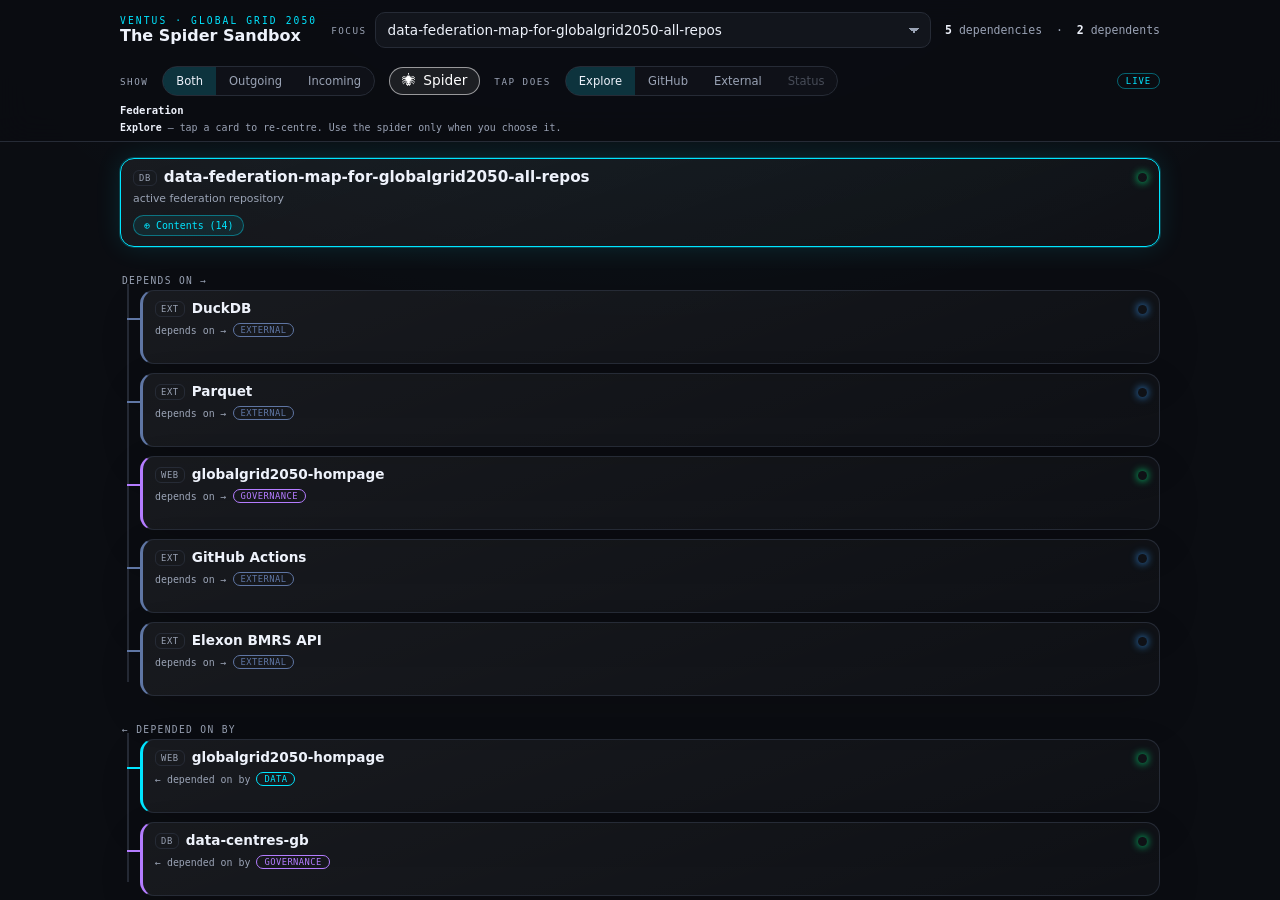
<file: dashboard/sandbox/federation_radial_uniform.html>
<!DOCTYPE html>
<html lang="en">
<head>
<meta charset="utf-8" />
<meta name="viewport" content="width=device-width, initial-scale=1, viewport-fit=cover" />
<title>Ventus Global Grid 2050 · The Spider Sandbox</title>
<style>
  :root{
    --bg:#0b0d12;--panel:#12151c;--panel2:#151923;--line:#262b36;--text:#eef2fb;--muted:#9aa3b5;--cyan:#00e5ff;
    --e-data:#00e5ff;--e-governance:#b47cff;--e-archive:#7da0c8;--e-external:#5f76a4;--e-repo:#b8ccff;--e-workflow:#00ffff;
    --safe-x:clamp(12px,2.3vw,28px);--shell:1040px;--card:220px;--gap:14px;
  }
  *{box-sizing:border-box}
  html,body{margin:0;min-height:100%}
  body{background:radial-gradient(1200px 700px at 50% -10%,rgba(0,229,255,.06),transparent 60%),var(--bg);color:var(--text);font-family:Inter,ui-sans-serif,system-ui,-apple-system,"Segoe UI",sans-serif;height:100dvh;overflow:hidden;display:flex;flex-direction:column}
  button,select{font:inherit}
  .top{border-bottom:1px solid var(--line);background:rgba(11,13,18,.92);backdrop-filter:blur(16px)}
  .bar,.controls,.crumbs,.hint{width:min(var(--shell),calc(100vw - var(--safe-x)*2));margin:0 auto}
  .bar{display:flex;align-items:center;gap:10px 14px;flex-wrap:wrap;padding:max(env(safe-area-inset-top),12px) 0 10px}
  .brand{display:flex;flex-direction:column;line-height:1.05;min-width:190px}
  .brand .ey{font-family:ui-monospace,SFMono-Regular,Menlo,monospace;font-size:.6rem;letter-spacing:.22em;text-transform:uppercase;color:var(--cyan)}
  .brand h1{margin:2px 0 0;font-size:1rem;font-weight:650}
  .pick{display:flex;align-items:center;gap:8px;flex:1 1 280px;min-width:0}
  .pick label,.grouplabel{font-family:ui-monospace,monospace;font-size:.58rem;letter-spacing:.16em;text-transform:uppercase;color:var(--muted);flex:none}
  select{flex:1 1 auto;min-width:0;background:var(--panel);color:var(--text);border:1px solid var(--line);border-radius:10px;padding:9px 32px 9px 12px;font-size:.85rem;cursor:pointer;appearance:none;background-image:linear-gradient(45deg,transparent 50%,var(--muted) 50%),linear-gradient(135deg,var(--muted) 50%,transparent 50%);background-position:calc(100% - 16px) center,calc(100% - 11px) center;background-size:5px 5px,5px 5px;background-repeat:no-repeat}
  select:focus-visible,button:focus-visible{outline:none;border-color:var(--cyan);box-shadow:0 0 0 2px rgba(0,229,255,.18)}
  .count{font-family:ui-monospace,monospace;font-size:.72rem;color:var(--muted);margin-left:auto;white-space:nowrap}
  .count b{color:var(--text);font-weight:600}
  .controls{display:flex;align-items:center;gap:8px 14px;flex-wrap:wrap;padding:8px 0 4px}
  .seg{display:inline-flex;border:1px solid var(--line);border-radius:999px;overflow:hidden;flex:none;background:rgba(18,21,28,.7)}
  .seg button{border:0;background:transparent;color:var(--muted);font-size:.72rem;padding:7px 13px;cursor:pointer;white-space:nowrap}
  .seg button[aria-pressed="true"]{background:rgba(0,229,255,.16);color:var(--text)}
  .seg button.gh[aria-pressed="true"]{background:rgba(184,204,255,.18)}
  .seg button.ext[aria-pressed="true"]{background:rgba(95,118,164,.28)}
  .seg button:disabled{opacity:.4;cursor:not-allowed}
  .viewbtn{border:1px solid rgba(255,255,255,.55);background:rgba(255,255,255,.08);color:#fff;border-radius:999px;padding:6px 12px;cursor:pointer;font-size:.86rem;line-height:1;display:inline-flex;align-items:center;gap:7px}
  .viewbtn[aria-pressed="true"]{border-color:var(--cyan);background:rgba(0,229,255,.16);box-shadow:0 0 22px rgba(0,229,255,.12)}
  .srctag{margin-left:auto;font-family:ui-monospace,monospace;font-size:.56rem;letter-spacing:.1em;text-transform:uppercase;color:var(--muted);border:1px solid var(--line);border-radius:999px;padding:2px 8px}
  .srctag.live{color:var(--cyan);border-color:rgba(0,229,255,.4)}
  .crumbs{display:flex;align-items:center;gap:6px;padding:2px 0 0;font-family:ui-monospace,monospace;font-size:.66rem;color:var(--muted);min-height:18px}
  .crumbs a{color:var(--cyan);cursor:pointer;text-decoration:none}
  .crumbs .sep{opacity:.5}
  .hint{padding:4px 0 8px;font-family:ui-monospace,monospace;font-size:.62rem;color:var(--muted)}
  .hint b{color:var(--text);font-weight:600}
  .stage{flex:1;min-height:0;position:relative;overflow:hidden}
  .overlay{position:absolute;inset:0}
  .overlay.column{overflow-y:auto;overflow-x:hidden;padding:16px var(--safe-x) max(env(safe-area-inset-bottom),22px)}
  .shell{width:min(var(--shell),100%);margin:0 auto;display:flex;flex-direction:column;gap:12px}
  .card{border:1px solid var(--line);border-radius:14px;background:linear-gradient(160deg,rgba(255,255,255,.055),rgba(255,255,255,.014));padding:10px 12px;display:flex;flex-direction:column;gap:6px;min-height:74px;box-shadow:0 16px 44px rgba(0,0,0,.12)}
  .card .row{display:flex;align-items:center;gap:7px}
  .badge{font-family:ui-monospace,monospace;font-size:.55rem;letter-spacing:.07em;border:1px solid var(--line);border-radius:6px;padding:2px 5px;color:var(--muted);flex:none}
  .name{font-size:.85rem;font-weight:650;line-height:1.15;overflow-wrap:anywhere}
  .dot{width:9px;height:9px;border-radius:50%;flex:none;margin-left:auto;box-shadow:0 0 8px currentColor}
  .reason{font-size:.68rem;color:var(--muted);line-height:1.25}
  .relrow{display:flex;align-items:center;gap:6px;flex-wrap:wrap}
  .reltag{font-family:ui-monospace,monospace;font-size:.55rem;letter-spacing:.05em;text-transform:uppercase;padding:1px 7px;border-radius:999px;border:1px solid currentColor}
  .arrow{font-family:ui-monospace,monospace;font-size:.62rem;color:var(--muted)}
  .go{font-family:ui-monospace,monospace;font-size:.6rem;color:var(--cyan);margin-left:auto}
  .is-center{border-color:var(--cyan);box-shadow:0 0 0 1px rgba(0,229,255,.22),0 0 26px rgba(0,229,255,.12)}
  .is-center .name{font-size:.95rem}
  .contents{align-self:flex-start;margin-top:3px;font-family:ui-monospace,monospace;font-size:.62rem;color:var(--cyan);border:1px solid rgba(0,229,255,.4);border-radius:999px;padding:4px 10px;background:rgba(0,229,255,.08);cursor:pointer}
  .inert{opacity:.34}
  .sect{font-family:ui-monospace,monospace;font-size:.6rem;letter-spacing:.14em;text-transform:uppercase;color:var(--muted);margin:16px 2px 4px}
  .branch{position:relative;padding-left:20px;display:flex;flex-direction:column;gap:9px}
  .branch::before{content:"";position:absolute;left:7px;top:-6px;bottom:14px;width:2px;background:var(--line)}
  .twig{position:relative;cursor:pointer}
  .twig::before{content:"";position:absolute;left:-13px;top:28px;width:13px;height:2px;background:var(--twig,var(--line))}
  .twig .card{border-left:3px solid var(--twig,var(--line))}
  .empty{color:var(--muted);font-size:.78rem;padding:6px 2px}
  .overlay.spider{overflow:auto;cursor:grab;background:radial-gradient(circle at center,rgba(0,229,255,.045),transparent 45%)}
  .overlay.spider.dragging{cursor:grabbing;user-select:none}
  .spiderCanvas{position:relative;min-width:100%;min-height:100%}
  .spiderGrid{position:absolute;inset:0;background-image:linear-gradient(rgba(255,255,255,.03) 1px, transparent 1px),linear-gradient(90deg,rgba(255,255,255,.03) 1px, transparent 1px);background-size:80px 80px;mask-image:radial-gradient(circle at center,black,transparent 78%);pointer-events:none}
  .wires{position:absolute;inset:0;width:100%;height:100%;pointer-events:none;overflow:visible}
  .spoke{stroke-width:1.8;fill:none;opacity:.88}
  .place{position:absolute;transform:translate(-50%,-50%);width:var(--card);cursor:pointer}
  .place.center{width:250px;cursor:default}
  .legend{position:sticky;left:14px;bottom:10px;display:flex;flex-wrap:wrap;gap:5px 12px;width:max-content;max-width:70%;pointer-events:none;padding:4px 0 10px 14px}
  .legend span{display:flex;align-items:center;gap:6px;font-family:ui-monospace,monospace;font-size:.58rem;letter-spacing:.05em;text-transform:uppercase;color:var(--muted)}
  .legend i{width:15px;height:0;border-top:2px solid;display:inline-block}
  .maphint{position:sticky;top:12px;left:14px;width:max-content;max-width:min(560px,calc(100vw - 32px));font-family:ui-monospace,monospace;font-size:.62rem;color:var(--muted);background:rgba(18,21,28,.8);border:1px solid var(--line);border-radius:999px;padding:5px 10px;backdrop-filter:blur(10px);z-index:5}
  @media (max-width:680px){:root{--safe-x:14px}.brand{min-width:100%}.bar{gap:8px}.count{width:100%;margin-left:0}.controls{gap:7px 10px}.seg button{padding:7px 10px;font-size:.68rem}.viewbtn{padding:6px 10px}.srctag{margin-left:0}.shell{gap:10px}.card{border-radius:12px}.name{font-size:.82rem}}
</style>
</head>
<body>
  <div class="top">
    <div class="bar">
      <div class="brand"><span class="ey">Ventus · Global Grid 2050</span><h1>The Spider Sandbox</h1></div>
      <div class="pick"><label for="focus">Focus</label><select id="focus"></select></div>
      <div class="count" id="count"></div>
    </div>
    <div class="controls">
      <span class="grouplabel">Show</span>
      <div class="seg" id="relSeg" role="group" aria-label="Relationship direction">
        <button data-mode="both" aria-pressed="true">Both</button>
        <button data-mode="out" aria-pressed="false">Outgoing</button>
        <button data-mode="in" aria-pressed="false">Incoming</button>
      </div>
      <button class="viewbtn" id="spiderToggle" aria-pressed="false" title="Toggle optional spider view">🕷 <span id="viewLabel">Spider</span></button>
      <span class="grouplabel">Tap does</span>
      <div class="seg" id="actSeg" role="group" aria-label="Tap action">
        <button data-act="explore" aria-pressed="true">Explore</button>
        <button class="gh" data-act="github" aria-pressed="false">GitHub</button>
        <button class="ext" data-act="external" aria-pressed="false">External</button>
        <button data-act="status" aria-pressed="false" disabled title="Enables when the page reads live scanner data">Status</button>
      </div>
      <span class="srctag" id="srcTag" title="Data source for this view">snapshot</span>
    </div>
    <div class="crumbs" id="crumbs"></div>
    <div class="hint" id="hint"></div>
  </div>
  <div class="stage" id="stage"><div class="overlay column" id="overlay"></div></div>
<script>
const GH_BASE="https://github.com/Ventusltd/data-federation-map-for-globalgrid2050-all-repos";
const LIVE_PAGE="https://ventusltd.github.io/data-federation-map-for-globalgrid2050-all-repos/live_sandbox/federation_control_ledger/";
const EXT_HOME={"DuckDB":"https://duckdb.org","Parquet":"https://parquet.apache.org","GitHub Actions":"https://github.com/features/actions","Elexon BMRS API":"https://bmrs.elexon.co.uk","GitHub Pages":"https://pages.github.com"};
const PAGE_HOME={"globalgrid2050":"https://globalgrid2050.com/","globalgrid2050-hompage":"https://globalgrid2050.com/","data-federation-map-for-globalgrid2050-all-repos":LIVE_PAGE};
const ROOT_NODES=[
  {label:"data-federation-map-for-globalgrid2050-all-repos",type:"data",rag:"green",reason:"active federation repository",child:"data-federation"},
  {label:"data-gb-electricity",type:"data",rag:"red",reason:"contract finding surfaced"},
  {label:"data-interconnectors",type:"data",rag:"red",reason:"contract finding surfaced"},
  {label:"gb-electricity-ui",type:"ui",rag:"red",reason:"depends on verified data repos"},
  {label:"globalgrid2050",type:"source_archive",rag:"blue",reason:"source archive"},
  {label:"globalgrid2050-hompage",type:"homepage",rag:"green",reason:"homepage dependency surfaced"},
  {label:"pandapower",type:"unknown",rag:"grey",reason:"not fully classified"},
  {label:"Podcast-transcripts",type:"unknown",rag:"amber",reason:"workflow finding"},
  {label:"pv-arc-protection-circuit",type:"unknown",rag:"amber",reason:"workflow finding"},
  {label:"Solar-PV-Hybrid-and-off-grid",type:"unknown",rag:"amber",reason:"workflow finding"},
  {label:"solar-repowering-whitepaper",type:"unknown",rag:"amber",reason:"workflow finding"},
  {label:"youengineer-code-review",type:"ui",rag:"amber",reason:"reference UI pattern source"},
  {label:"DuckDB",type:"external",rag:"blue",reason:"proof query engine"},
  {label:"Parquet",type:"external",rag:"blue",reason:"columnar proof store"},
  {label:"Elexon BMRS API",type:"external",rag:"blue",reason:"external electricity source"},
  {label:"GitHub Actions",type:"external",rag:"blue",reason:"static build runner"},
];
const ROOT_EDGES=[
  [0,12,"external"],[0,13,"external"],[0,5,"governance"],[0,15,"external"],[0,14,"external"],
  [1,4,"archive"],[1,5,"governance"],[1,14,"external"],[1,15,"external"],[1,12,"external"],[1,13,"external"],
  [2,4,"archive"],[2,5,"governance"],[2,14,"external"],[2,13,"external"],[2,1,"repo"],[2,3,"repo"],[2,15,"external"],[2,12,"external"],
  [3,1,"data"],[3,2,"data"],[3,5,"governance"],[3,15,"external"],
  [4,14,"external"],[4,15,"external"],
  [5,14,"external"],[5,0,"data"],[5,1,"data"],[5,2,"data"],[5,3,"repo"],[5,4,"archive"],[5,12,"external"],[5,13,"external"],[5,15,"external"],
  [6,15,"external"],
];
function applyRootLinks(nodes){nodes.forEach(n=>{n.gh=n.type==="external"?null:`https://github.com/Ventusltd/${n.label}`;n.ext=EXT_HOME[n.label]||PAGE_HOME[n.label]||null;});return nodes;}
applyRootLinks(ROOT_NODES);
const CHILD_NODES=[
  {label:"data-federation repo",type:"data",rag:"green",reason:"root of this child scope",gh:GH_BASE+"/tree/main"},
  {label:"live dashboard page",type:"ui",rag:"green",reason:"GitHub Pages browser UI in this repo",gh:GH_BASE+"/tree/main/live_sandbox/federation_control_ledger",ext:LIVE_PAGE},
  {label:"index.html",type:"ui",rag:"green",reason:"page shell for the board",gh:GH_BASE+"/blob/main/live_sandbox/federation_control_ledger/index.html"},
  {label:"app.js",type:"ui",rag:"green",reason:"board renderer and interaction logic",gh:GH_BASE+"/blob/main/live_sandbox/federation_control_ledger/app.js"},
  {label:"style.css",type:"ui",rag:"green",reason:"board visual system",gh:GH_BASE+"/blob/main/live_sandbox/federation_control_ledger/style.css"},
  {label:"data cartridge folder",type:"data",rag:"green",reason:"manifest, nodes, edges, layers, sectors",gh:GH_BASE+"/tree/main/live_sandbox/federation_control_ledger/data"},
  {label:"data/manifest.json",type:"data",rag:"amber",reason:"root cartridge manifest; key still flagged",gh:GH_BASE+"/blob/main/live_sandbox/federation_control_ledger/data/manifest.json"},
  {label:"data/nodes.json",type:"data",rag:"green",reason:"repo and source nodes for the board",gh:GH_BASE+"/blob/main/live_sandbox/federation_control_ledger/data/nodes.json"},
  {label:"data/edges.json",type:"data",rag:"green",reason:"relationship lines for the board",gh:GH_BASE+"/blob/main/live_sandbox/federation_control_ledger/data/edges.json"},
  {label:"reports folder",type:"unknown",rag:"green",reason:"scan reports and evidence",gh:GH_BASE+"/tree/main/reports"},
  {label:"FEDERATION_MAP_LATEST.md",type:"unknown",rag:"green",reason:"latest human-readable scan report",gh:GH_BASE+"/blob/main/reports/FEDERATION_MAP_LATEST.md"},
  {label:"every-drop-is-the-ocean",type:"unknown",rag:"green",reason:"canonical doctrine and addenda",gh:GH_BASE+"/tree/main/every-drop-is-the-ocean"},
  {label:"GitHub Pages",type:"external",rag:"blue",reason:"static public hosting",ext:LIVE_PAGE},
  {label:"GitHub Actions",type:"external",rag:"blue",reason:"future scanner and validation runner",ext:EXT_HOME["GitHub Actions"],gh:GH_BASE+"/actions"},
];
const CHILD_EDGES=[[0,1,"repo"],[1,2,"repo"],[1,3,"repo"],[1,4,"repo"],[1,5,"data"],[3,5,"data"],[5,6,"data"],[5,7,"data"],[5,8,"data"],[0,9,"governance"],[9,10,"governance"],[0,11,"governance"],[1,12,"external"],[0,13,"external"],[3,13,"external"]];
const SCOPES={"root":{label:"Federation",nodes:ROOT_NODES,edges:ROOT_EDGES},"data-federation":{label:"data-federation internals",nodes:CHILD_NODES,edges:CHILD_EDGES}};
const RAG={green:"#00ff88",amber:"#ffcc00",red:"#ff5555",blue:"#3aa0ff",grey:"#9298a6"};
const ECSS={data:"#00e5ff",governance:"#b47cff",archive:"#7da0c8",external:"#5f76a4",repo:"#b8ccff",workflow:"#00ffff"};
const BADGE={data:"DB",ui:"UI",homepage:"WEB",source_archive:"SRC",unknown:"REPO",external:"EXT"};
const REL={data:"data",governance:"governance",archive:"archive",external:"external",repo:"repo ref",workflow:"workflow"};
const SVGNS="http://www.w3.org/2000/svg";
let mode="both", action="explore", view="column", current=0, scopeKey="root", stack=[];
const sel=document.getElementById("focus"), overlay=document.getElementById("overlay"), elCount=document.getElementById("count"), elCrumbs=document.getElementById("crumbs"), elHint=document.getElementById("hint"), spiderToggle=document.getElementById("spiderToggle"), viewLabel=document.getElementById("viewLabel");
function S(){return SCOPES[scopeKey];}
function rebuildSelect(){sel.innerHTML="";S().nodes.forEach((n,i)=>{const o=document.createElement("option");o.value=i;o.textContent=n.label;sel.appendChild(o);});sel.value=current;}
sel.addEventListener("change",()=>{current=+sel.value;draw();});
document.querySelectorAll("#relSeg button").forEach(b=>b.addEventListener("click",()=>{mode=b.dataset.mode;document.querySelectorAll("#relSeg button").forEach(x=>x.setAttribute("aria-pressed",String(x===b)));draw();}));
document.querySelectorAll("#actSeg button").forEach(b=>b.addEventListener("click",()=>{if(b.disabled)return;action=b.dataset.act;document.querySelectorAll("#actSeg button").forEach(x=>x.setAttribute("aria-pressed",String(x===b)));draw();}));
spiderToggle.addEventListener("click",()=>{view=view==="spider"?"column":"spider";spiderToggle.setAttribute("aria-pressed",String(view==="spider"));viewLabel.textContent=view==="spider"?"Column":"Spider";draw();});
let rt;new ResizeObserver(()=>{clearTimeout(rt);rt=setTimeout(draw,80);}).observe(document.getElementById("stage"));
function actionable(n){return action==="explore" ? true : action==="github" ? !!n.gh : action==="external" ? !!n.ext : false;}
function openUrl(u){if(u)window.open(u,"_blank","noopener");}
function handleTap(i){const n=S().nodes[i];if(action==="explore"){current=i;sel.value=i;draw();}else if(action==="github"){openUrl(n.gh);}else if(action==="external"){openUrl(n.ext);}}
function drillInto(childKey){stack.push({key:scopeKey,current});scopeKey=childKey;current=0;mode="both";document.querySelectorAll("#relSeg button").forEach(x=>x.setAttribute("aria-pressed",String(x.dataset.mode==="both")));rebuildSelect();draw();}
function popTo(idx){const target=stack[idx];stack=stack.slice(0,idx);scopeKey=target.key;current=target.current;rebuildSelect();draw();}
function neighbours(idx){const out=[],inc=[];S().edges.forEach(([f,t,ty])=>{if(f===idx)out.push({other:t,type:ty});if(t===idx)inc.push({other:f,type:ty});});return {out,inc};}
function cardInner(node,opts={}){const center=opts.center, rel=opts.rel, dim=opts.dim;let relHTML="";if(rel){const c=ECSS[rel.type]||ECSS.repo;relHTML=`<div class="relrow"><span class="arrow">${rel.dir==="out"?"depends on →":"← depended on by"}</span><span class="reltag" style="color:${c}">${REL[rel.type]||rel.type}</span>${opts.go?`<span class="go">${opts.go}</span>`:""}</div>`;}let contents="";if(center&&node.child&&SCOPES[node.child]){contents=`<button class="contents" data-child="${node.child}">⊕ Contents (${SCOPES[node.child].nodes.length})</button>`;}return `<div class="card${center?" is-center":""}${dim?" inert":""}"><div class="row"><span class="badge">${BADGE[node.type]||"REPO"}</span><span class="name">${node.label}</span><span class="dot" style="color:${RAG[node.rag]||RAG.grey}"></span></div>${center?`<div class="reason">${node.reason||""}</div>`:""}${relHTML}${!rel&&opts.go?`<span class="go">${opts.go}</span>`:""}${contents}</div>`;}
function goLabel(n){return action==="github"&&n.gh?"open ↗":action==="external"&&n.ext?"open ↗":"";}
function setHint(){const base={explore:"<b>Explore</b> — tap a card to re-centre. Use the spider only when you choose it.",github:"<b>GitHub</b> — tap a repo to open it. Cards with no repo are dimmed.",external:"<b>External</b> — tap an external system to open it. Others are dimmed."};elHint.innerHTML=(base[action]||"")+(view==="spider"?" &nbsp; <b>Spider view</b> — scroll or drag the large canvas.":"");}
function setCrumbs(){elCrumbs.innerHTML="";const trail=[...stack.map((s,i)=>({label:SCOPES[s.key].label,idx:i})),{label:S().label,idx:-1}];trail.forEach((c,k)=>{if(k)elCrumbs.insertAdjacentHTML("beforeend",`<span class="sep">›</span>`);if(c.idx===-1){const s=document.createElement("strong");s.textContent=c.label;s.style.color="var(--text)";elCrumbs.appendChild(s);}else{const a=document.createElement("a");a.textContent=c.label;a.addEventListener("click",()=>popTo(c.idx));elCrumbs.appendChild(a);}});}
function draw(){const nodes=S().nodes,focus=nodes[current];let {out,inc}=neighbours(current);let lo=mode==="in"?[]:out,li=mode==="out"?[]:inc;elCount.innerHTML=`<b>${out.length}</b> dependencies &nbsp;·&nbsp; <b>${inc.length}</b> dependents`;setHint();setCrumbs();overlay.innerHTML="";overlay.className="overlay "+view;if(view==="spider")drawSpider(focus,lo,li);else drawColumn(focus,lo,li);overlay.querySelectorAll(".contents").forEach(b=>b.addEventListener("click",e=>{e.stopPropagation();drillInto(b.dataset.child);}));}
function drawColumn(focus,out,inc){const nodes=S().nodes;const shell=document.createElement("div");shell.className="shell";shell.innerHTML=`<div class="focuswrap">${cardInner(focus,{center:true,dim:!actionable(focus),go:goLabel(focus)})}</div>`;const section=(title,items,dir)=>{const s=document.createElement("div");s.innerHTML=`<div class="sect">${title}</div>`;if(!items.length){const e=document.createElement("div");e.className="empty";e.textContent="None";s.appendChild(e);return s;}const br=document.createElement("div");br.className="branch";items.forEach(it=>{const node=nodes[it.other],dim=!actionable(node);const t=document.createElement("div");t.className="twig";t.style.setProperty("--twig",ECSS[it.type]||ECSS.repo);t.innerHTML=cardInner(node,{rel:{type:it.type,dir},dim,go:goLabel(node)});t.addEventListener("click",()=>handleTap(it.other));br.appendChild(t);});s.appendChild(br);return s;};if(mode!=="in")shell.appendChild(section("Depends on →",out,"out"));if(mode!=="out")shell.appendChild(section("← Depended on by",inc,"in"));overlay.appendChild(shell);shell.querySelector(".focuswrap .card").addEventListener("click",()=>handleTap(current));}
function marker(defs,type){const m=document.createElementNS(SVGNS,"marker");m.id="arr-"+type;m.setAttribute("viewBox","0 0 10 10");m.setAttribute("refX","9");m.setAttribute("refY","5");m.setAttribute("markerWidth","8");m.setAttribute("markerHeight","8");m.setAttribute("orient","auto");const p=document.createElementNS(SVGNS,"path");p.setAttribute("d","M0,0 L10,5 L0,10 z");p.setAttribute("fill",ECSS[type]||ECSS.repo);m.appendChild(p);defs.appendChild(m);}
function distribute(items,side,cx,cy,gap,xGap){const n=items.length;if(!n)return[];return items.map((it,k)=>{const y=cy+(k-(n-1)/2)*gap;const stagger=(n>5&&k%2?90:0);const x=cx+side*(xGap+stagger);return{...it,dir:side>0?"out":"in",x,y};});}
function drawSpider(focus,out,inc){const stage=document.getElementById("stage");const sw=stage.clientWidth,sh=stage.clientHeight;const maxSide=Math.max(out.length,inc.length,1);const gap=176;const xGap=Math.max(420,260+maxSide*38);const cw=Math.max(sw,Math.ceil(680+xGap*2+maxSide*120));const ch=Math.max(sh,Math.ceil(520+gap*(maxSide+1)));const cx=cw/2,cy=ch/2;const pts=[...distribute(out,1,cx,cy,gap,xGap),...distribute(inc,-1,cx,cy,gap,xGap)];const canvas=document.createElement("div");canvas.className="spiderCanvas";canvas.style.width=cw+"px";canvas.style.height=ch+"px";canvas.innerHTML=`<div class="spiderGrid"></div><div class="maphint">🕷 Optional spider view. Cards keep their size; the canvas grows. Drag or scroll through the space.</div>`;const svg=document.createElementNS(SVGNS,"svg");svg.setAttribute("class","wires");svg.setAttribute("viewBox",`0 0 ${cw} ${ch}`);const defs=document.createElementNS(SVGNS,"defs");[...new Set(pts.map(p=>p.type))].forEach(t=>marker(defs,t));svg.appendChild(defs);pts.forEach(p=>{const line=document.createElementNS(SVGNS,"line");const from=p.dir==="out"?{x:cx+130,y:cy}:p;const to=p.dir==="out"?{x:p.x-112,y:p.y}:{x:cx-130,y:cy};line.setAttribute("x1",from.x);line.setAttribute("y1",from.y);line.setAttribute("x2",to.x);line.setAttribute("y2",to.y);line.setAttribute("stroke",ECSS[p.type]||ECSS.repo);line.setAttribute("class","spoke");line.setAttribute("marker-end",`url(#arr-${p.type})`);svg.appendChild(line);});canvas.appendChild(svg);const center=document.createElement("div");center.className="place center";center.style.left=cx+"px";center.style.top=cy+"px";center.innerHTML=cardInner(focus,{center:true,dim:!actionable(focus),go:goLabel(focus)});canvas.appendChild(center);center.querySelector(".card").addEventListener("click",()=>handleTap(current));const nodes=S().nodes;pts.forEach(p=>{const node=nodes[p.other],dim=!actionable(node);const el=document.createElement("div");el.className="place";el.style.left=p.x+"px";el.style.top=p.y+"px";el.innerHTML=cardInner(node,{rel:{type:p.type,dir:p.dir},dim,go:goLabel(node)});el.addEventListener("click",()=>handleTap(p.other));canvas.appendChild(el);});const legend=document.createElement("div");legend.className="legend";[...new Set(pts.map(p=>p.type))].sort().forEach(t=>{const s=document.createElement("span");s.innerHTML=`<i style="border-color:${ECSS[t]||ECSS.repo}"></i>${REL[t]||t}`;legend.appendChild(s);});canvas.appendChild(legend);overlay.appendChild(canvas);requestAnimationFrame(()=>{overlay.scrollLeft=Math.max(0,cx-sw/2);overlay.scrollTop=Math.max(0,cy-sh/2);enableDragPan(overlay);});}
function enableDragPan(el){let down=false,sx=0,sy=0,sl=0,st=0;el.onpointerdown=e=>{if(e.target.closest("button,select"))return;down=true;sx=e.clientX;sy=e.clientY;sl=el.scrollLeft;st=el.scrollTop;el.classList.add("dragging");el.setPointerCapture(e.pointerId);};el.onpointermove=e=>{if(!down)return;el.scrollLeft=sl-(e.clientX-sx);el.scrollTop=st-(e.clientY-sy);};el.onpointerup=e=>{down=false;el.classList.remove("dragging");try{el.releasePointerCapture(e.pointerId)}catch(_){}};el.onpointercancel=()=>{down=false;el.classList.remove("dragging");};}
const DATA_BASE="../../live_sandbox/federation_control_ledger/data/";
const CHILD_KEY="data-federation";
function reshapeNodes(fc){return (fc.features||[]).map(f=>{const p=f.properties||{};const cm=p.child_manifest||null;return {label:p.label||f.id,type:p.repo_type||p.scope_type||"unknown",rag:p.rag||p.status||"grey",reason:p.status_reason||"",child:(cm&&/data-federation/.test(cm))?CHILD_KEY:null};});}
async function loadJSON(path){const r=await fetch(DATA_BASE+path,{cache:"no-cache"});if(!r.ok)throw new Error(path+" "+r.status);return r.json();}
async function loadRoot(){try{const [nf,ef]=await Promise.all([loadJSON("nodes.json"),loadJSON("edges.json")]);const nodes=reshapeNodes(nf);if(!nodes.length)throw new Error("empty");applyRootLinks(nodes);SCOPES.root.nodes=nodes;SCOPES.root.edges=(ef.edges||[]).map(e=>[e[0],e[1],e[2]]);return "live";}catch(e){return "snapshot";}}
(async()=>{const src=await loadRoot();const tag=document.getElementById("srcTag");if(tag){tag.textContent=src;tag.classList.toggle("live",src==="live");}rebuildSelect();draw();})();
</script>
</body>
</html>
</file>
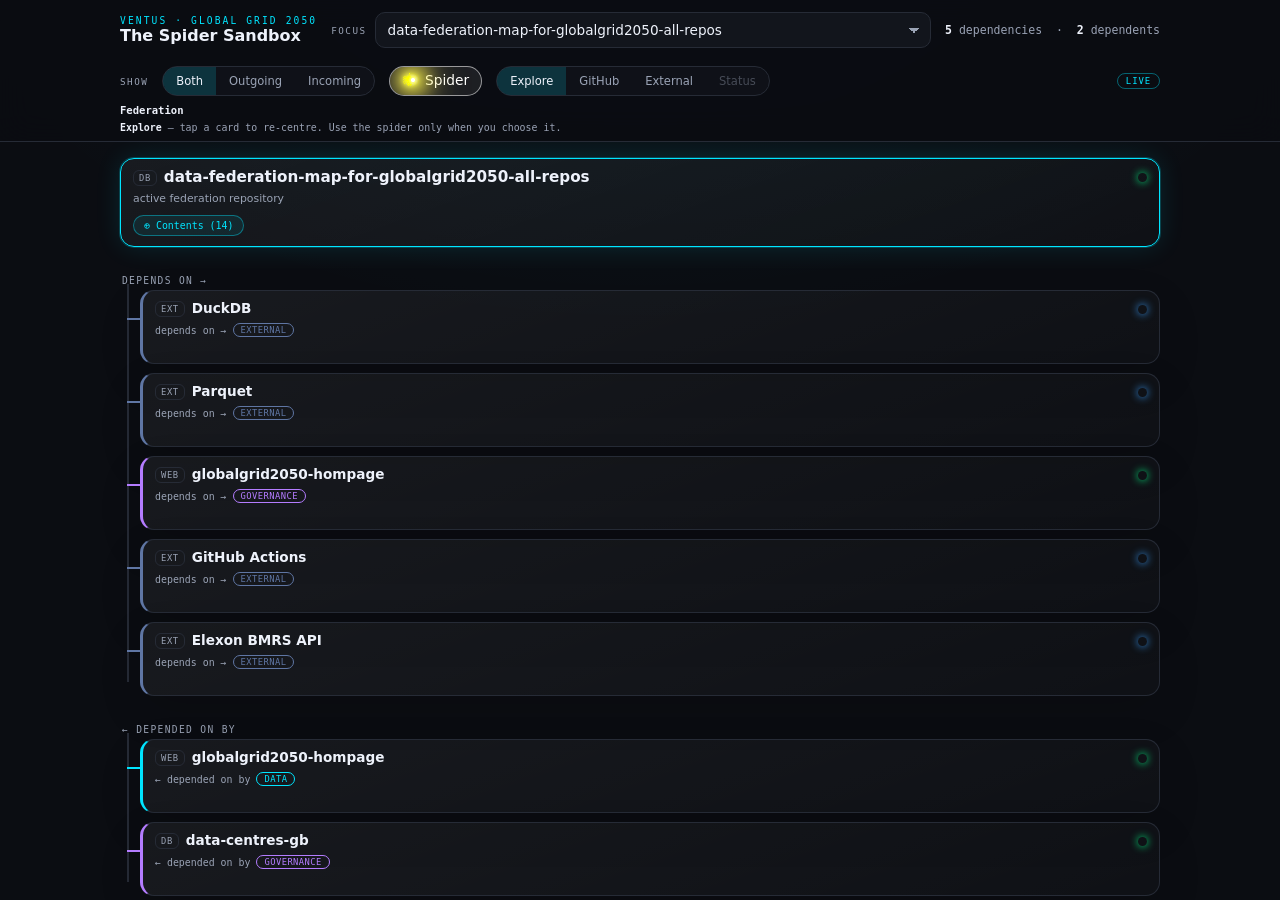
<file: dashboard/sandbox/spider_full_po_test.html>
<!DOCTYPE html>
<html lang="en">
<head>
<meta charset="utf-8" />
<meta name="viewport" content="width=device-width, initial-scale=1, viewport-fit=cover" />
<title>Ventus Global Grid 2050 · The Spider Sandbox</title>
<style>
  :root{
    --bg:#0b0d12;--panel:#12151c;--panel2:#151923;--line:#262b36;--text:#eef2fb;--muted:#9aa3b5;--cyan:#00e5ff;
    --e-data:#00e5ff;--e-governance:#b47cff;--e-archive:#7da0c8;--e-external:#5f76a4;--e-repo:#b8ccff;--e-workflow:#00ffff;
    --safe-x:clamp(12px,2.3vw,28px);--shell:1040px;--card:220px;--gap:14px;
  }
  *{box-sizing:border-box}
  html,body{margin:0;min-height:100%}
  body{background:radial-gradient(1200px 700px at 50% -10%,rgba(0,229,255,.06),transparent 60%),var(--bg);color:var(--text);font-family:Inter,ui-sans-serif,system-ui,-apple-system,"Segoe UI",sans-serif;height:100dvh;overflow:hidden;display:flex;flex-direction:column}
  button,select{font:inherit}
  .top{border-bottom:1px solid var(--line);background:rgba(11,13,18,.92);backdrop-filter:blur(16px)}
  .bar,.controls,.crumbs,.hint{width:min(var(--shell),calc(100vw - var(--safe-x)*2));margin:0 auto}
  .bar{display:flex;align-items:center;gap:10px 14px;flex-wrap:wrap;padding:max(env(safe-area-inset-top),12px) 0 10px}
  .brand{display:flex;flex-direction:column;line-height:1.05;min-width:190px}
  .brand .ey{font-family:ui-monospace,SFMono-Regular,Menlo,monospace;font-size:.6rem;letter-spacing:.22em;text-transform:uppercase;color:var(--cyan)}
  .brand h1{margin:2px 0 0;font-size:1rem;font-weight:650}
  .pick{display:flex;align-items:center;gap:8px;flex:1 1 280px;min-width:0}
  .pick label,.grouplabel{font-family:ui-monospace,monospace;font-size:.58rem;letter-spacing:.16em;text-transform:uppercase;color:var(--muted);flex:none}
  select{flex:1 1 auto;min-width:0;background:var(--panel);color:var(--text);border:1px solid var(--line);border-radius:10px;padding:9px 32px 9px 12px;font-size:.85rem;cursor:pointer;appearance:none;background-image:linear-gradient(45deg,transparent 50%,var(--muted) 50%),linear-gradient(135deg,var(--muted) 50%,transparent 50%);background-position:calc(100% - 16px) center,calc(100% - 11px) center;background-size:5px 5px,5px 5px;background-repeat:no-repeat}
  select:focus-visible,button:focus-visible{outline:none;border-color:var(--cyan);box-shadow:0 0 0 2px rgba(0,229,255,.18)}
  .count{font-family:ui-monospace,monospace;font-size:.72rem;color:var(--muted);margin-left:auto;white-space:nowrap}
  .count b{color:var(--text);font-weight:600}
  .controls{display:flex;align-items:center;gap:8px 14px;flex-wrap:wrap;padding:8px 0 4px}
  .seg{display:inline-flex;border:1px solid var(--line);border-radius:999px;overflow:hidden;flex:none;background:rgba(18,21,28,.7)}
  .seg button{border:0;background:transparent;color:var(--muted);font-size:.72rem;padding:7px 13px;cursor:pointer;white-space:nowrap}
  .seg button[aria-pressed="true"]{background:rgba(0,229,255,.16);color:var(--text)}
  .seg button.gh[aria-pressed="true"]{background:rgba(184,204,255,.18)}
  .seg button.ext[aria-pressed="true"]{background:rgba(95,118,164,.28)}
  .seg button:disabled{opacity:.4;cursor:not-allowed}
  .viewbtn{border:1px solid rgba(255,255,255,.55);background:rgba(255,255,255,.08);color:#fff;border-radius:999px;padding:6px 12px;cursor:pointer;font-size:.86rem;line-height:1;display:inline-flex;align-items:center;gap:7px}
  .viewbtn[aria-pressed="true"]{border-color:var(--cyan);background:rgba(0,229,255,.16);box-shadow:0 0 22px rgba(0,229,255,.12)}
  .srctag{margin-left:auto;font-family:ui-monospace,monospace;font-size:.56rem;letter-spacing:.1em;text-transform:uppercase;color:var(--muted);border:1px solid var(--line);border-radius:999px;padding:2px 8px}
  .srctag.live{color:var(--cyan);border-color:rgba(0,229,255,.4)}
  .crumbs{display:flex;align-items:center;gap:6px;padding:2px 0 0;font-family:ui-monospace,monospace;font-size:.66rem;color:var(--muted);min-height:18px}
  .crumbs a{color:var(--cyan);cursor:pointer;text-decoration:none}
  .crumbs .sep{opacity:.5}
  .hint{padding:4px 0 8px;font-family:ui-monospace,monospace;font-size:.62rem;color:var(--muted)}
  .hint b{color:var(--text);font-weight:600}
  .stage{flex:1;min-height:0;position:relative;overflow:hidden}
  .overlay{position:absolute;inset:0}
  .overlay.column{overflow-y:auto;overflow-x:hidden;padding:16px var(--safe-x) max(env(safe-area-inset-bottom),22px)}
  .shell{width:min(var(--shell),100%);margin:0 auto;display:flex;flex-direction:column;gap:12px}
  .card{border:1px solid var(--line);border-radius:14px;background:linear-gradient(160deg,rgba(255,255,255,.055),rgba(255,255,255,.014));padding:10px 12px;display:flex;flex-direction:column;gap:6px;min-height:74px;box-shadow:0 16px 44px rgba(0,0,0,.12)}
  .card .row{display:flex;align-items:center;gap:7px}
  .badge{font-family:ui-monospace,monospace;font-size:.55rem;letter-spacing:.07em;border:1px solid var(--line);border-radius:6px;padding:2px 5px;color:var(--muted);flex:none}
  .name{font-size:.85rem;font-weight:650;line-height:1.15;overflow-wrap:anywhere}
  .dot{width:9px;height:9px;border-radius:50%;flex:none;margin-left:auto;box-shadow:0 0 8px currentColor}
  .reason{font-size:.68rem;color:var(--muted);line-height:1.25}
  .relrow{display:flex;align-items:center;gap:6px;flex-wrap:wrap}
  .reltag{font-family:ui-monospace,monospace;font-size:.55rem;letter-spacing:.05em;text-transform:uppercase;padding:1px 7px;border-radius:999px;border:1px solid currentColor}
  .arrow{font-family:ui-monospace,monospace;font-size:.62rem;color:var(--muted)}
  .go{font-family:ui-monospace,monospace;font-size:.6rem;color:var(--cyan);margin-left:auto}
  .is-center{border-color:var(--cyan);box-shadow:0 0 0 1px rgba(0,229,255,.22),0 0 26px rgba(0,229,255,.12)}
  .is-center .name{font-size:.95rem}
  .contents{align-self:flex-start;margin-top:3px;font-family:ui-monospace,monospace;font-size:.62rem;color:var(--cyan);border:1px solid rgba(0,229,255,.4);border-radius:999px;padding:4px 10px;background:rgba(0,229,255,.08);cursor:pointer}
  .inert{opacity:.34}
  .sect{font-family:ui-monospace,monospace;font-size:.6rem;letter-spacing:.14em;text-transform:uppercase;color:var(--muted);margin:16px 2px 4px}
  .branch{position:relative;padding-left:20px;display:flex;flex-direction:column;gap:9px}
  .branch::before{content:"";position:absolute;left:7px;top:-6px;bottom:14px;width:2px;background:var(--line)}
  .twig{position:relative;cursor:pointer}
  .twig::before{content:"";position:absolute;left:-13px;top:28px;width:13px;height:2px;background:var(--twig,var(--line))}
  .twig .card{border-left:3px solid var(--twig,var(--line))}
  .empty{color:var(--muted);font-size:.78rem;padding:6px 2px}
  .overlay.spider{overflow:auto;cursor:grab;background:radial-gradient(circle at center,rgba(0,229,255,.045),transparent 45%)}
  .overlay.spider.dragging{cursor:grabbing;user-select:none}
  .spiderCanvas{position:relative;min-width:100%;min-height:100%}
  .spiderGrid{position:absolute;inset:0;background-image:linear-gradient(rgba(255,255,255,.03) 1px, transparent 1px),linear-gradient(90deg,rgba(255,255,255,.03) 1px, transparent 1px);background-size:80px 80px;mask-image:radial-gradient(circle at center,black,transparent 78%);pointer-events:none}
  .wires{position:absolute;inset:0;width:100%;height:100%;pointer-events:none;overflow:visible}
  .spoke{stroke-width:1.8;fill:none;opacity:.88}
  .place{position:absolute;transform:translate(-50%,-50%);width:var(--card);cursor:pointer}
  .place.center{width:250px;cursor:default}
  .legend{position:sticky;left:14px;bottom:10px;display:flex;flex-wrap:wrap;gap:5px 12px;width:max-content;max-width:70%;pointer-events:none;padding:4px 0 10px 14px}
  .legend span{display:flex;align-items:center;gap:6px;font-family:ui-monospace,monospace;font-size:.58rem;letter-spacing:.05em;text-transform:uppercase;color:var(--muted)}
  .legend i{width:15px;height:0;border-top:2px solid;display:inline-block}
  .maphint{position:sticky;top:12px;left:14px;width:max-content;max-width:min(560px,calc(100vw - 32px));font-family:ui-monospace,monospace;font-size:.62rem;color:var(--muted);background:rgba(18,21,28,.8);border:1px solid var(--line);border-radius:999px;padding:5px 10px;backdrop-filter:blur(10px);z-index:5}
  @media (max-width:680px){:root{--safe-x:14px}.brand{min-width:100%}.bar{gap:8px}.count{width:100%;margin-left:0}.controls{gap:7px 10px}.seg button{padding:7px 10px;font-size:.68rem}.viewbtn{padding:6px 10px}.srctag{margin-left:0}.shell{gap:10px}.card{border-radius:12px}.name{font-size:.82rem}}
</style>
<link rel="stylesheet" href="../federation_radial.css" />
</head>
<body>
  <div class="top">
    <div class="bar">
      <div class="brand"><span class="ey">Ventus · Global Grid 2050</span><h1>The Spider Sandbox</h1></div>
      <div class="pick"><label for="focus">Focus</label><select id="focus"></select></div>
      <div class="count" id="count"></div>
    </div>
    <div class="controls">
      <span class="grouplabel">Show</span>
      <div class="seg" id="relSeg" role="group" aria-label="Relationship direction">
        <button data-mode="both" aria-pressed="true">Both</button>
        <button data-mode="out" aria-pressed="false">Outgoing</button>
        <button data-mode="in" aria-pressed="false">Incoming</button>
      </div>
      <button class="viewbtn" id="spiderToggle" aria-pressed="false" title="Toggle optional spider view"><span class="spider-glyph" aria-hidden="true">🕷</span><span id="viewLabel">Spider</span></button>
      <span class="grouplabel">Tap does</span>
      <div class="seg" id="actSeg" role="group" aria-label="Tap action">
        <button data-act="explore" aria-pressed="true">Explore</button>
        <button class="gh" data-act="github" aria-pressed="false">GitHub</button>
        <button class="ext" data-act="external" aria-pressed="false">External</button>
        <button data-act="status" aria-pressed="false" disabled title="Enables when the page reads live scanner data">Status</button>
      </div>
      <span class="srctag" id="srcTag" title="Data source for this view">snapshot</span>
    </div>
    <div class="crumbs" id="crumbs"></div>
    <div class="hint" id="hint"></div>
  </div>
  <div class="stage" id="stage"><div class="overlay column" id="overlay"></div></div>
<script>
const GH_BASE="https://github.com/Ventusltd/data-federation-map-for-globalgrid2050-all-repos";
const LIVE_PAGE="https://ventusltd.github.io/data-federation-map-for-globalgrid2050-all-repos/live_sandbox/federation_control_ledger/";
const EXT_HOME={"DuckDB":"https://duckdb.org","Parquet":"https://parquet.apache.org","GitHub Actions":"https://github.com/features/actions","Elexon BMRS API":"https://bmrs.elexon.co.uk","GitHub Pages":"https://pages.github.com"};
const PAGE_HOME={"globalgrid2050":"https://globalgrid2050.com/","globalgrid2050-hompage":"https://globalgrid2050.com/","data-federation-map-for-globalgrid2050-all-repos":LIVE_PAGE};
const ROOT_NODES=[
  {label:"data-federation-map-for-globalgrid2050-all-repos",type:"data",rag:"green",reason:"active federation repository",child:"data-federation"},
  {label:"data-gb-electricity",type:"data",rag:"red",reason:"contract finding surfaced"},
  {label:"data-interconnectors",type:"data",rag:"red",reason:"contract finding surfaced"},
  {label:"gb-electricity-ui",type:"ui",rag:"red",reason:"depends on verified data repos"},
  {label:"globalgrid2050",type:"source_archive",rag:"blue",reason:"source archive"},
  {label:"globalgrid2050-hompage",type:"homepage",rag:"green",reason:"homepage dependency surfaced"},
  {label:"pandapower",type:"unknown",rag:"grey",reason:"not fully classified"},
  {label:"Podcast-transcripts",type:"unknown",rag:"amber",reason:"workflow finding"},
  {label:"pv-arc-protection-circuit",type:"unknown",rag:"amber",reason:"workflow finding"},
  {label:"Solar-PV-Hybrid-and-off-grid",type:"unknown",rag:"amber",reason:"workflow finding"},
  {label:"solar-repowering-whitepaper",type:"unknown",rag:"amber",reason:"workflow finding"},
  {label:"youengineer-code-review",type:"ui",rag:"amber",reason:"reference UI pattern source"},
  {label:"DuckDB",type:"external",rag:"blue",reason:"proof query engine"},
  {label:"Parquet",type:"external",rag:"blue",reason:"columnar proof store"},
  {label:"Elexon BMRS API",type:"external",rag:"blue",reason:"external electricity source"},
  {label:"GitHub Actions",type:"external",rag:"blue",reason:"static build runner"},
];
const ROOT_EDGES=[
  [0,12,"external"],[0,13,"external"],[0,5,"governance"],[0,15,"external"],[0,14,"external"],
  [1,4,"archive"],[1,5,"governance"],[1,14,"external"],[1,15,"external"],[1,12,"external"],[1,13,"external"],
  [2,4,"archive"],[2,5,"governance"],[2,14,"external"],[2,13,"external"],[2,1,"repo"],[2,3,"repo"],[2,15,"external"],[2,12,"external"],
  [3,1,"data"],[3,2,"data"],[3,5,"governance"],[3,15,"external"],
  [4,14,"external"],[4,15,"external"],
  [5,14,"external"],[5,0,"data"],[5,1,"data"],[5,2,"data"],[5,3,"repo"],[5,4,"archive"],[5,12,"external"],[5,13,"external"],[5,15,"external"],
  [6,15,"external"],
];
function applyRootLinks(nodes){nodes.forEach(n=>{n.gh=n.type==="external"?null:`https://github.com/Ventusltd/${n.label}`;n.ext=EXT_HOME[n.label]||PAGE_HOME[n.label]||null;});return nodes;}
applyRootLinks(ROOT_NODES);
const CHILD_NODES=[
  {label:"data-federation repo",type:"data",rag:"green",reason:"root of this child scope",gh:GH_BASE+"/tree/main"},
  {label:"live dashboard page",type:"ui",rag:"green",reason:"GitHub Pages browser UI in this repo",gh:GH_BASE+"/tree/main/live_sandbox/federation_control_ledger",ext:LIVE_PAGE},
  {label:"index.html",type:"ui",rag:"green",reason:"page shell for the board",gh:GH_BASE+"/blob/main/live_sandbox/federation_control_ledger/index.html"},
  {label:"app.js",type:"ui",rag:"green",reason:"board renderer and interaction logic",gh:GH_BASE+"/blob/main/live_sandbox/federation_control_ledger/app.js"},
  {label:"style.css",type:"ui",rag:"green",reason:"board visual system",gh:GH_BASE+"/blob/main/live_sandbox/federation_control_ledger/style.css"},
  {label:"data cartridge folder",type:"data",rag:"green",reason:"manifest, nodes, edges, layers, sectors",gh:GH_BASE+"/tree/main/live_sandbox/federation_control_ledger/data"},
  {label:"data/manifest.json",type:"data",rag:"amber",reason:"root cartridge manifest; key still flagged",gh:GH_BASE+"/blob/main/live_sandbox/federation_control_ledger/data/manifest.json"},
  {label:"data/nodes.json",type:"data",rag:"green",reason:"repo and source nodes for the board",gh:GH_BASE+"/blob/main/live_sandbox/federation_control_ledger/data/nodes.json"},
  {label:"data/edges.json",type:"data",rag:"green",reason:"relationship lines for the board",gh:GH_BASE+"/blob/main/live_sandbox/federation_control_ledger/data/edges.json"},
  {label:"reports folder",type:"unknown",rag:"green",reason:"scan reports and evidence",gh:GH_BASE+"/tree/main/reports"},
  {label:"FEDERATION_MAP_LATEST.md",type:"unknown",rag:"green",reason:"latest human-readable scan report",gh:GH_BASE+"/blob/main/reports/FEDERATION_MAP_LATEST.md"},
  {label:"every-drop-is-the-ocean",type:"unknown",rag:"green",reason:"canonical doctrine and addenda",gh:GH_BASE+"/tree/main/every-drop-is-the-ocean"},
  {label:"GitHub Pages",type:"external",rag:"blue",reason:"static public hosting",ext:LIVE_PAGE},
  {label:"GitHub Actions",type:"external",rag:"blue",reason:"future scanner and validation runner",ext:EXT_HOME["GitHub Actions"],gh:GH_BASE+"/actions"},
];
const CHILD_EDGES=[[0,1,"repo"],[1,2,"repo"],[1,3,"repo"],[1,4,"repo"],[1,5,"data"],[3,5,"data"],[5,6,"data"],[5,7,"data"],[5,8,"data"],[0,9,"governance"],[9,10,"governance"],[0,11,"governance"],[1,12,"external"],[0,13,"external"],[3,13,"external"]];
const SCOPES={"root":{label:"Federation",nodes:ROOT_NODES,edges:ROOT_EDGES},"data-federation":{label:"data-federation internals",nodes:CHILD_NODES,edges:CHILD_EDGES}};
const RAG={green:"#00ff88",amber:"#ffcc00",red:"#ff5555",blue:"#3aa0ff",grey:"#9298a6"};
const ECSS={data:"#00e5ff",governance:"#b47cff",archive:"#7da0c8",external:"#5f76a4",repo:"#b8ccff",workflow:"#00ffff"};
const BADGE={data:"DB",ui:"UI",homepage:"WEB",source_archive:"SRC",unknown:"REPO",external:"EXT"};
const REL={data:"data",governance:"governance",archive:"archive",external:"external",repo:"repo ref",workflow:"workflow"};
const SVGNS="http://www.w3.org/2000/svg";
let mode="both", action="explore", view="column", current=0, scopeKey="root", stack=[];
const sel=document.getElementById("focus"), overlay=document.getElementById("overlay"), elCount=document.getElementById("count"), elCrumbs=document.getElementById("crumbs"), elHint=document.getElementById("hint"), spiderToggle=document.getElementById("spiderToggle"), viewLabel=document.getElementById("viewLabel");
function S(){return SCOPES[scopeKey];}
function rebuildSelect(){sel.innerHTML="";S().nodes.forEach((n,i)=>{const o=document.createElement("option");o.value=i;o.textContent=n.label;sel.appendChild(o);});sel.value=current;}
sel.addEventListener("change",()=>{current=+sel.value;draw();});
document.querySelectorAll("#relSeg button").forEach(b=>b.addEventListener("click",()=>{mode=b.dataset.mode;document.querySelectorAll("#relSeg button").forEach(x=>x.setAttribute("aria-pressed",String(x===b)));draw();}));
document.querySelectorAll("#actSeg button").forEach(b=>b.addEventListener("click",()=>{if(b.disabled)return;action=b.dataset.act;document.querySelectorAll("#actSeg button").forEach(x=>x.setAttribute("aria-pressed",String(x===b)));draw();}));
spiderToggle.addEventListener("click",()=>{view=view==="spider"?"column":"spider";spiderToggle.setAttribute("aria-pressed",String(view==="spider"));viewLabel.textContent=view==="spider"?"Column":"Spider";draw();});
let rt;new ResizeObserver(()=>{clearTimeout(rt);rt=setTimeout(draw,80);}).observe(document.getElementById("stage"));
function actionable(n){return action==="explore" ? true : action==="github" ? !!n.gh : action==="external" ? !!n.ext : false;}
function openUrl(u){if(u)window.open(u,"_blank","noopener");}
function handleTap(i){const n=S().nodes[i];if(action==="explore"){current=i;sel.value=i;draw();}else if(action==="github"){openUrl(n.gh);}else if(action==="external"){openUrl(n.ext);}}
function drillInto(childKey){stack.push({key:scopeKey,current});scopeKey=childKey;current=0;mode="both";document.querySelectorAll("#relSeg button").forEach(x=>x.setAttribute("aria-pressed",String(x.dataset.mode==="both")));rebuildSelect();draw();}
function popTo(idx){const target=stack[idx];stack=stack.slice(0,idx);scopeKey=target.key;current=target.current;rebuildSelect();draw();}
function neighbours(idx){const out=[],inc=[];S().edges.forEach(([f,t,ty])=>{if(f===idx)out.push({other:t,type:ty});if(t===idx)inc.push({other:f,type:ty});});return {out,inc};}
function cardInner(node,opts={}){const center=opts.center, rel=opts.rel, dim=opts.dim;let relHTML="";if(rel){const c=ECSS[rel.type]||ECSS.repo;relHTML=`<div class="relrow"><span class="arrow">${rel.dir==="out"?"depends on →":"← depended on by"}</span><span class="reltag" style="color:${c}">${REL[rel.type]||rel.type}</span>${opts.go?`<span class="go">${opts.go}</span>`:""}</div>`;}let contents="";if(center&&node.child&&SCOPES[node.child]){contents=`<button class="contents" data-child="${node.child}">⊕ Contents (${SCOPES[node.child].nodes.length})</button>`;}return `<div class="card${center?" is-center":""}${dim?" inert":""}"><div class="row"><span class="badge">${BADGE[node.type]||"REPO"}</span><span class="name">${node.label}</span><span class="dot" style="color:${RAG[node.rag]||RAG.grey}"></span></div>${center?`<div class="reason">${node.reason||""}</div>`:""}${relHTML}${!rel&&opts.go?`<span class="go">${opts.go}</span>`:""}${contents}</div>`;}
function goLabel(n){return action==="github"&&n.gh?"open ↗":action==="external"&&n.ext?"open ↗":"";}
function setHint(){const base={explore:"<b>Explore</b> — tap a card to re-centre. Use the spider only when you choose it.",github:"<b>GitHub</b> — tap a repo to open it. Cards with no repo are dimmed.",external:"<b>External</b> — tap an external system to open it. Others are dimmed."};elHint.innerHTML=(base[action]||"")+(view==="spider"?" &nbsp; <b>Spider view</b> — scroll or drag the large canvas.":"");}
function setCrumbs(){elCrumbs.innerHTML="";const trail=[...stack.map((s,i)=>({label:SCOPES[s.key].label,idx:i})),{label:S().label,idx:-1}];trail.forEach((c,k)=>{if(k)elCrumbs.insertAdjacentHTML("beforeend",`<span class="sep">›</span>`);if(c.idx===-1){const s=document.createElement("strong");s.textContent=c.label;s.style.color="var(--text)";elCrumbs.appendChild(s);}else{const a=document.createElement("a");a.textContent=c.label;a.addEventListener("click",()=>popTo(c.idx));elCrumbs.appendChild(a);}});}
function draw(){const nodes=S().nodes,focus=nodes[current];let {out,inc}=neighbours(current);let lo=mode==="in"?[]:out,li=mode==="out"?[]:inc;elCount.innerHTML=`<b>${out.length}</b> dependencies &nbsp;·&nbsp; <b>${inc.length}</b> dependents`;setHint();setCrumbs();overlay.innerHTML="";overlay.className="overlay "+view;if(view==="spider")drawSpider(focus,lo,li);else drawColumn(focus,lo,li);overlay.querySelectorAll(".contents").forEach(b=>b.addEventListener("click",e=>{e.stopPropagation();drillInto(b.dataset.child);}));}
function drawColumn(focus,out,inc){const nodes=S().nodes;const shell=document.createElement("div");shell.className="shell";shell.innerHTML=`<div class="focuswrap">${cardInner(focus,{center:true,dim:!actionable(focus),go:goLabel(focus)})}</div>`;const section=(title,items,dir)=>{const s=document.createElement("div");s.innerHTML=`<div class="sect">${title}</div>`;if(!items.length){const e=document.createElement("div");e.className="empty";e.textContent="None";s.appendChild(e);return s;}const br=document.createElement("div");br.className="branch";items.forEach(it=>{const node=nodes[it.other],dim=!actionable(node);const t=document.createElement("div");t.className="twig";t.style.setProperty("--twig",ECSS[it.type]||ECSS.repo);t.innerHTML=cardInner(node,{rel:{type:it.type,dir},dim,go:goLabel(node)});t.addEventListener("click",()=>handleTap(it.other));br.appendChild(t);});s.appendChild(br);return s;};if(mode!=="in")shell.appendChild(section("Depends on →",out,"out"));if(mode!=="out")shell.appendChild(section("← Depended on by",inc,"in"));overlay.appendChild(shell);shell.querySelector(".focuswrap .card").addEventListener("click",()=>handleTap(current));}
function marker(defs,type){const m=document.createElementNS(SVGNS,"marker");m.id="arr-"+type;m.setAttribute("viewBox","0 0 10 10");m.setAttribute("refX","9");m.setAttribute("refY","5");m.setAttribute("markerWidth","8");m.setAttribute("markerHeight","8");m.setAttribute("orient","auto");const p=document.createElementNS(SVGNS,"path");p.setAttribute("d","M0,0 L10,5 L0,10 z");p.setAttribute("fill",ECSS[type]||ECSS.repo);m.appendChild(p);defs.appendChild(m);}
function distribute(items,side,cx,cy,gap,xGap){const n=items.length;if(!n)return[];return items.map((it,k)=>{const y=cy+(k-(n-1)/2)*gap;const stagger=(n>5&&k%2?90:0);const x=cx+side*(xGap+stagger);return{...it,dir:side>0?"out":"in",x,y};});}
function drawSpider(focus,out,inc){const stage=document.getElementById("stage");const sw=stage.clientWidth,sh=stage.clientHeight;const maxSide=Math.max(out.length,inc.length,1);const gap=176;const xGap=Math.max(420,260+maxSide*38);const cw=Math.max(sw,Math.ceil(680+xGap*2+maxSide*120));const ch=Math.max(sh,Math.ceil(520+gap*(maxSide+1)));const cx=cw/2,cy=ch/2;const pts=[...distribute(out,1,cx,cy,gap,xGap),...distribute(inc,-1,cx,cy,gap,xGap)];const canvas=document.createElement("div");canvas.className="spiderCanvas";canvas.style.width=cw+"px";canvas.style.height=ch+"px";canvas.innerHTML=`<div class="spiderGrid"></div><div class="maphint">🕷 Optional spider view. Cards keep their size; the canvas grows. Drag or scroll through the space.</div>`;const svg=document.createElementNS(SVGNS,"svg");svg.setAttribute("class","wires");svg.setAttribute("viewBox",`0 0 ${cw} ${ch}`);const defs=document.createElementNS(SVGNS,"defs");[...new Set(pts.map(p=>p.type))].forEach(t=>marker(defs,t));svg.appendChild(defs);pts.forEach(p=>{const line=document.createElementNS(SVGNS,"line");const from=p.dir==="out"?{x:cx+130,y:cy}:p;const to=p.dir==="out"?{x:p.x-112,y:p.y}:{x:cx-130,y:cy};line.setAttribute("x1",from.x);line.setAttribute("y1",from.y);line.setAttribute("x2",to.x);line.setAttribute("y2",to.y);line.setAttribute("stroke",ECSS[p.type]||ECSS.repo);line.setAttribute("class","spoke");line.setAttribute("marker-end",`url(#arr-${p.type})`);svg.appendChild(line);});canvas.appendChild(svg);const center=document.createElement("div");center.className="place center";center.style.left=cx+"px";center.style.top=cy+"px";center.innerHTML=cardInner(focus,{center:true,dim:!actionable(focus),go:goLabel(focus)});canvas.appendChild(center);center.querySelector(".card").addEventListener("click",()=>handleTap(current));const nodes=S().nodes;pts.forEach(p=>{const node=nodes[p.other],dim=!actionable(node);const el=document.createElement("div");el.className="place";el.style.left=p.x+"px";el.style.top=p.y+"px";el.innerHTML=cardInner(node,{rel:{type:p.type,dir:p.dir},dim,go:goLabel(node)});el.addEventListener("click",()=>handleTap(p.other));canvas.appendChild(el);});const legend=document.createElement("div");legend.className="legend";[...new Set(pts.map(p=>p.type))].sort().forEach(t=>{const s=document.createElement("span");s.innerHTML=`<i style="border-color:${ECSS[t]||ECSS.repo}"></i>${REL[t]||t}`;legend.appendChild(s);});canvas.appendChild(legend);overlay.appendChild(canvas);requestAnimationFrame(()=>{overlay.scrollLeft=Math.max(0,cx-sw/2);overlay.scrollTop=Math.max(0,cy-sh/2);enableDragPan(overlay);});}
function enableDragPan(el){let down=false,sx=0,sy=0,sl=0,st=0;el.onpointerdown=e=>{if(e.target.closest("button,select"))return;down=true;sx=e.clientX;sy=e.clientY;sl=el.scrollLeft;st=el.scrollTop;el.classList.add("dragging");el.setPointerCapture(e.pointerId);};el.onpointermove=e=>{if(!down)return;el.scrollLeft=sl-(e.clientX-sx);el.scrollTop=st-(e.clientY-sy);};el.onpointerup=e=>{down=false;el.classList.remove("dragging");try{el.releasePointerCapture(e.pointerId)}catch(_){}};el.onpointercancel=()=>{down=false;el.classList.remove("dragging");};}
const DATA_BASE="../../live_sandbox/federation_control_ledger/data/";
const CHILD_KEY="data-federation";
function reshapeNodes(fc){return (fc.features||[]).map(f=>{const p=f.properties||{};const cm=p.child_manifest||null;return {label:p.label||f.id,type:p.repo_type||p.scope_type||"unknown",rag:p.rag||p.status||"grey",reason:p.status_reason||"",child:(cm&&/data-federation/.test(cm))?CHILD_KEY:null};});}
async function loadJSON(path){const r=await fetch(DATA_BASE+path,{cache:"no-cache"});if(!r.ok)throw new Error(path+" "+r.status);return r.json();}
async function loadRoot(){try{const [nf,ef]=await Promise.all([loadJSON("nodes.json"),loadJSON("edges.json")]);const nodes=reshapeNodes(nf);if(!nodes.length)throw new Error("empty");applyRootLinks(nodes);SCOPES.root.nodes=nodes;SCOPES.root.edges=(ef.edges||[]).map(e=>[e[0],e[1],e[2]]);return "live";}catch(e){return "snapshot";}}
const CONTENTS_BASE="../../data/federation_map/contents/provenance=declared/repo=Ventusltd__globalgrid2050/";
const MONO_GH="https://github.com/Ventusltd/globalgrid2050";
const CONTENTS_KEY="globalgrid2050-contents";
async function loadContents(){try{const get=p=>fetch(CONTENTS_BASE+p,{cache:"no-cache"}).then(r=>{if(!r.ok)throw new Error(p+" "+r.status);return r.json();});const [mf,nf,ef]=await Promise.all([get("manifest.json"),get("nodes.json"),get("edges.json")]);if(!Array.isArray(nf)||!nf.length)throw new Error("empty nodes");BADGE.eye_app="EYE";BADGE.sense_app="SENSE";BADGE.served_surface="PAGE";REL.contains="contains";ECSS.contains="#7da0c8";const ids={};const nodes=nf.map((n,i)=>{ids[n.id]=i;const inFed=n.path&&n.path.indexOf("data/federation_map")===0;const base=inFed?GH_BASE:MONO_GH;return {label:n.label||n.id,type:n.nodeKind||"unknown",rag:n.rag||"grey",reason:n.path||"repo root",gh:base+(n.path?"/tree/main/"+n.path.replace(/\/+$/,""):""),ext:null};});const edges=(ef||[]).filter(e=>ids[e.from]!==undefined&&ids[e.to]!==undefined).map(e=>[ids[e.from],ids[e.to],e.type||"repo"]);SCOPES[CONTENTS_KEY]={label:"globalgrid2050 contents · declared @ "+(mf.scannedMonolithSHA||"?"),nodes,edges};SCOPES.root.nodes.forEach(n=>{if(n.label==="globalgrid2050")n.child=CONTENTS_KEY;});return true;}catch(e){return false;}}
(async()=>{const src=await loadRoot();await loadContents();const tag=document.getElementById("srcTag");if(tag){tag.textContent=src;tag.classList.toggle("live",src==="live");}rebuildSelect();draw();})();
</script>
</body>
</html>
</file>
<file: live_sandbox/federation_control_ledger/style.css>
:root{--bg:#111318;--panel:#1b1e25;--panel-2:#242832;--line:#3b404d;--text:#f3f5fb;--muted:#a8afbf;--accent:#b8ccff;--accent-2:#00e5ff;--gold:#ffcc66;--green:#00ff88;--amber:#ffcc00;--red:#ff5555;--alarm:#ff2d2d;--grey:#9298a6;--blue:#3388ff;--card-w:340px;--card-h:164px;--row-gap:42px;--col-gap:150px;--board-pad:18px;--title-offset:44px}*{box-sizing:border-box}html,body{margin:0;width:100%;min-height:100%;background:var(--bg);color:var(--text);font-family:Inter,ui-sans-serif,system-ui,-apple-system,BlinkMacSystemFont,"Segoe UI",sans-serif;overflow:hidden}button{font:inherit}.app-shell{display:grid;grid-template-rows:auto auto auto 1fr;height:100vh;height:100dvh;padding:calc(env(safe-area-inset-top) + 6px) 8px calc(env(safe-area-inset-bottom) + 6px);gap:6px}.topbar{display:flex;justify-content:space-between;gap:10px;align-items:center;border:1px solid var(--line);border-radius:14px;padding:8px 12px;background:linear-gradient(135deg,rgba(255,255,255,.05),rgba(255,255,255,.01))}.eyebrow{display:none}h1{margin:0;font-size:clamp(1rem,4vw,1.55rem);line-height:1.05}.actions{display:flex;gap:6px;flex-shrink:0}.actions button,.relation-nav button,.layer-nav button{border:1px solid var(--line);border-radius:999px;background:var(--panel-2);color:var(--text);padding:8px 11px;cursor:pointer}.actions button:hover,.relation-nav button:hover,.layer-nav button:hover,.actions button:focus-visible,.relation-nav button:focus-visible,.layer-nav button:focus-visible{border-color:var(--accent-2);outline:none}#fullscreenButton{display:none}.relation-nav,.layer-nav{display:flex;gap:6px;overflow-x:auto;padding-bottom:2px;scrollbar-width:none}.relation-nav::-webkit-scrollbar,.layer-nav::-webkit-scrollbar,.board-wrap::-webkit-scrollbar{display:none}.relation-nav button,.layer-nav button{white-space:nowrap;color:var(--muted);font-size:.86rem}.relation-nav button.active{border-color:var(--accent);color:var(--text);background:rgba(184,204,255,.15)}.layer-nav{border-top:1px solid rgba(184,204,255,.12);padding-top:2px}.layer-nav button{display:flex;align-items:center;gap:6px;background:rgba(0,255,255,.06);color:#dffcff;border-color:rgba(0,255,255,.22)}.layer-nav button.active{background:rgba(0,255,255,.18);border-color:var(--layer-color,var(--accent-2));color:#fff;box-shadow:0 0 12px rgba(0,229,255,.16)}.layer-swatch{width:10px;height:10px;border-radius:50%;background:var(--layer-color,#00ffff);box-shadow:0 0 8px var(--layer-color,#00ffff)}.summary,.note{display:none}.label{display:block;color:var(--muted);font-size:.65rem;font-weight:800;letter-spacing:.11em;text-transform:uppercase}#scopeName{color:var(--gold);font-size:1rem;max-width:58vw;display:block;overflow:hidden;text-overflow:ellipsis;white-space:nowrap}#relationCount{font-size:1rem}.board-wrap{min-height:0;overflow:auto;overscroll-behavior:contain;scroll-behavior:smooth;border:1px solid var(--line);border-radius:16px;background:radial-gradient(circle at top left,rgba(184,204,255,.12),transparent 30%),#0d0f14;touch-action:pan-x pan-y}.board{position:relative;min-width:100%;min-height:100%;transform-origin:0 0}.connector-layer{position:absolute;inset:0;z-index:1;overflow:visible}.connector-path{fill:none;stroke:rgba(184,204,255,.30);stroke-width:2.2;stroke-linecap:round;stroke-linejoin:round;pointer-events:none}.connector-hit{fill:none;stroke:rgba(0,0,0,0);stroke-width:22;stroke-linecap:round;stroke-linejoin:round;pointer-events:stroke;cursor:pointer}.connector-path.data{stroke:rgba(0,229,255,.70)}.connector-path.governance{stroke:rgba(180,124,255,.70);stroke-dasharray:8 6}.connector-path.archive{stroke:rgba(82,124,168,.62)}.connector-path.external{stroke:rgba(120,140,180,.35)}.connector-path.workflow{stroke:rgba(0,255,255,.86);stroke-dasharray:3 4}.connector-path.repo{stroke:rgba(184,204,255,.48)}.connector-path.dim{opacity:.10}.connector-path.highlight{opacity:1;stroke-width:3.6;stroke:var(--alarm);filter:drop-shadow(0 0 7px rgba(255,45,45,.85))}.stage-title{position:absolute;z-index:3;width:var(--card-w);margin:0;padding:5px 3px;color:var(--layer-color,var(--accent));background:linear-gradient(90deg,rgba(13,15,20,.96),rgba(13,15,20,.62));font-size:.78rem;letter-spacing:.07em;text-transform:uppercase;border-left:3px solid var(--layer-color,var(--accent-2));padding-left:8px}.repo-card{position:absolute;z-index:2;width:var(--card-w);height:var(--card-h);overflow:hidden;border:1px solid var(--layer-color,#00ffff);border-radius:15px;background:linear-gradient(135deg,rgba(0,255,255,.20),rgba(0,130,150,.11) 48%,rgba(36,40,50,.96));box-shadow:0 0 0 1px rgba(0,255,255,.12),0 0 22px rgba(0,229,255,.13),0 10px 20px rgba(0,0,0,.24);padding:10px}.repo-card.selected{border-color:#fff;box-shadow:0 0 0 1px var(--layer-color,#00ffff),0 0 24px rgba(0,255,255,.45),0 10px 20px rgba(0,0,0,.24)}.repo-card.dim{opacity:.42}.repo-meta{display:flex;justify-content:space-between;gap:6px;color:#dffcff;font-size:.68rem;font-weight:800;margin-bottom:7px;text-transform:uppercase}.repo-main{display:grid;grid-template-columns:36px 1fr auto;align-items:center;gap:10px;width:100%;min-height:52px;border:1px solid rgba(0,255,255,.35);border-radius:12px;background:rgba(0,0,0,.18);color:var(--text);text-align:left;cursor:pointer;padding:5px 7px}.repo-main:hover,.repo-main:focus-visible{background:rgba(0,255,255,.14);border-color:#fff;outline:none;transform:none}.repo-badge{display:grid;place-items:center;width:32px;height:32px;border-radius:9px;background:#001317;color:#dffcff;font-size:.66rem;font-weight:900;letter-spacing:.04em;border:1px solid rgba(0,255,255,.24)}.repo-name{font-weight:850;white-space:normal;overflow:hidden;display:-webkit-box;-webkit-line-clamp:2;-webkit-box-orient:vertical;line-height:1.06;font-size:1.02rem}.repo-dot{font-size:1rem}.status-green .repo-dot{color:var(--green)}.status-amber .repo-dot{color:var(--amber)}.status-red .repo-dot{color:var(--red)}.status-grey .repo-dot{color:var(--grey)}.status-blue .repo-dot{color:var(--blue)}.repo-reason{margin:8px 4px 0 48px;color:#c8eef3;font-size:.65rem;line-height:1.24;height:34px;overflow:hidden}.repo-tools{display:flex;gap:5px;margin:7px 0 0 48px}.repo-tools a{border:1px solid rgba(0,255,255,.35);border-radius:999px;color:#dffcff;font-size:.56rem;font-weight:900;letter-spacing:.05em;padding:2px 8px;text-decoration:none;text-transform:uppercase;background:rgba(0,0,0,.18)}.repo-tools a:hover,.repo-tools a:focus-visible{border-color:#fff;color:#fff;outline:none}.edge-popover,.repo-popover{position:absolute;z-index:12;max-width:340px;background:#050000;border:2px solid var(--alarm);border-radius:4px 18px 18px 18px;padding:13px 14px 12px;color:var(--alarm);box-shadow:0 0 0 1px rgba(255,45,45,.25),0 0 22px rgba(255,45,45,.38),0 18px 42px rgba(0,0,0,.72);font-family:"Courier New",ui-monospace,monospace;font-size:.78rem;line-height:1.35;text-transform:none}.repo-popover{background:#001315;border-color:var(--layer-color,#00ffff);color:#dffcff;box-shadow:0 0 0 1px rgba(0,255,255,.25),0 0 24px rgba(0,229,255,.42),0 18px 42px rgba(0,0,0,.72);max-width:300px}.edge-popover:before,.repo-popover:before{content:"";position:absolute;left:-12px;top:18px;border-top:9px solid transparent;border-bottom:9px solid transparent;border-right:12px solid currentColor}.edge-popover:after,.repo-popover:after{content:"";position:absolute;left:-8px;top:20px;border-top:7px solid transparent;border-bottom:7px solid transparent;border-right:9px solid #050000}.repo-popover:after{border-right-color:#001315}.edge-popover h3,.repo-popover h3{margin:0 22px 8px 0;color:currentColor;font-size:.82rem;text-transform:uppercase;letter-spacing:.12em;text-shadow:0 0 8px currentColor}.edge-popover strong,.repo-popover strong{color:#fff;text-shadow:0 0 5px rgba(255,255,255,.35)}.edge-popover button,.repo-popover .close{position:absolute;top:5px;right:7px;background:transparent;border:0;color:currentColor;font-size:1.05rem;cursor:pointer;text-shadow:0 0 6px currentColor}.edge-popover .edge-type,.repo-popover .mini-key,.repo-popover .mini-status{display:inline-block;color:#fff;background:rgba(255,255,255,.10);border:1px solid currentColor;padding:2px 7px;font-weight:900;text-transform:uppercase;letter-spacing:.08em}.edge-popover p,.repo-popover p{margin:6px 0}.edge-popover .small{color:#ff8b8b;font-size:.68rem;border-top:1px solid rgba(255,45,45,.35);padding-top:7px;margin-top:8px}.preview-actions{display:flex;flex-wrap:wrap;gap:5px;margin-top:9px}.preview-actions a{border:1px solid currentColor;color:#fff;border-radius:999px;text-decoration:none;padding:3px 8px;font-size:.62rem;font-weight:900;background:rgba(0,0,0,.28)}.preview-actions a:hover{background:rgba(255,255,255,.13)}body.focus-mode .app-shell{grid-template-rows:auto auto auto 1fr;padding-top:calc(env(safe-area-inset-top) + 5px);gap:5px}body.focus-mode .topbar{padding:7px 10px;border-radius:12px}body.focus-mode h1{font-size:clamp(.96rem,3.8vw,1.25rem)}body.focus-mode .relation-nav,body.focus-mode .layer-nav{padding-bottom:0}body.focus-mode .board-wrap{border-radius:12px}@media(max-width:720px){:root{--card-w:310px;--card-h:160px;--row-gap:38px;--col-gap:130px;--board-pad:14px;--title-offset:40px}.app-shell{padding-left:7px;padding-right:7px}.topbar{padding:7px 9px}.actions{flex-direction:column}.actions button{font-size:.78rem;padding:6px 9px}.relation-nav button,.layer-nav button{font-size:.82rem;padding:7px 10px}.repo-name{font-size:1rem}.repo-reason{font-size:.62rem}.repo-tools a{font-size:.52rem}.edge-popover,.repo-popover{max-width:280px;font-size:.72rem}}
</file>
<file: dashboard/federation_radial.css>
:root{
  --gold:#ffd54a;
  --gold-hot:#fff8b0;
  --gold-glow:rgba(255,213,74,.55);
}

.viewbtn{
  position:relative;
  overflow:hidden;
}

.controls > span.grouplabel:nth-of-type(2){
  display:none;
}

.viewbtn[aria-pressed="true"]{
  border-color:var(--gold);
  background:linear-gradient(135deg,rgba(255,213,74,.24),rgba(255,248,176,.08));
  color:var(--gold-hot);
  box-shadow:0 0 0 1px rgba(255,213,74,.3),0 0 24px rgba(255,213,74,.26),inset 0 0 18px rgba(255,213,74,.08);
}

.viewbtn[aria-pressed="true"]::before{
  content:"";
  position:absolute;
  inset:-40% -30%;
  background:linear-gradient(115deg,transparent 35%,rgba(255,255,220,.32) 48%,transparent 61%);
  transform:translateX(-60%);
  animation:solarSweep 3.4s ease-in-out infinite;
  pointer-events:none;
}

.viewbtn[aria-pressed="true"]::after{
  content:"";
  position:absolute;
  left:29px;
  top:10px;
  width:4px;
  height:4px;
  border-radius:50%;
  background:#fffbe8;
  box-shadow:0 0 4px 2px var(--gold-hot),0 0 20px 7px rgba(255,213,74,.72),0 0 34px 12px rgba(255,153,0,.28);
  animation:solarGlint 2.7s ease-in-out infinite;
  pointer-events:none;
}

.spider-glyph{
  position:relative;
  display:inline-grid;
  place-items:center;
  width:1.15em;
  height:1.15em;
  color:var(--gold);
  filter:sepia(1) saturate(4.8) hue-rotate(2deg) brightness(1.7) drop-shadow(0 0 3px var(--gold-hot)) drop-shadow(0 0 12px var(--gold-glow));
  text-shadow:0 0 4px var(--gold-hot),0 0 16px var(--gold-glow);
  transform:translateZ(0);
}

.spider-glyph::after{
  content:"";
  position:absolute;
  left:55%;
  top:30%;
  width:4px;
  height:4px;
  border-radius:50%;
  background:#fffbe8;
  box-shadow:0 0 4px 2px var(--gold-hot),0 0 20px 7px rgba(255,213,74,.72),0 0 34px 12px rgba(255,153,0,.28);
  animation:solarGlint 2.7s ease-in-out infinite;
  pointer-events:none;
}

.overlay.spider{
  background:radial-gradient(circle at center,rgba(255,213,74,.06),transparent 36%),radial-gradient(circle at center,rgba(0,229,255,.045),transparent 45%);
}

@keyframes solarGlint{
  0%,38%,100%{opacity:.18;transform:scale(.65)}
  45%{opacity:1;transform:scale(1.4)}
  52%{opacity:.45;transform:scale(.9)}
}

@keyframes solarSweep{
  0%,34%,100%{transform:translateX(-70%)}
  52%{transform:translateX(70%)}
}

@media (prefers-reduced-motion:reduce){
  .spider-glyph::after,
  .viewbtn[aria-pressed="true"]::before,
  .viewbtn[aria-pressed="true"]::after{
    animation:none;
  }
}
</file>
